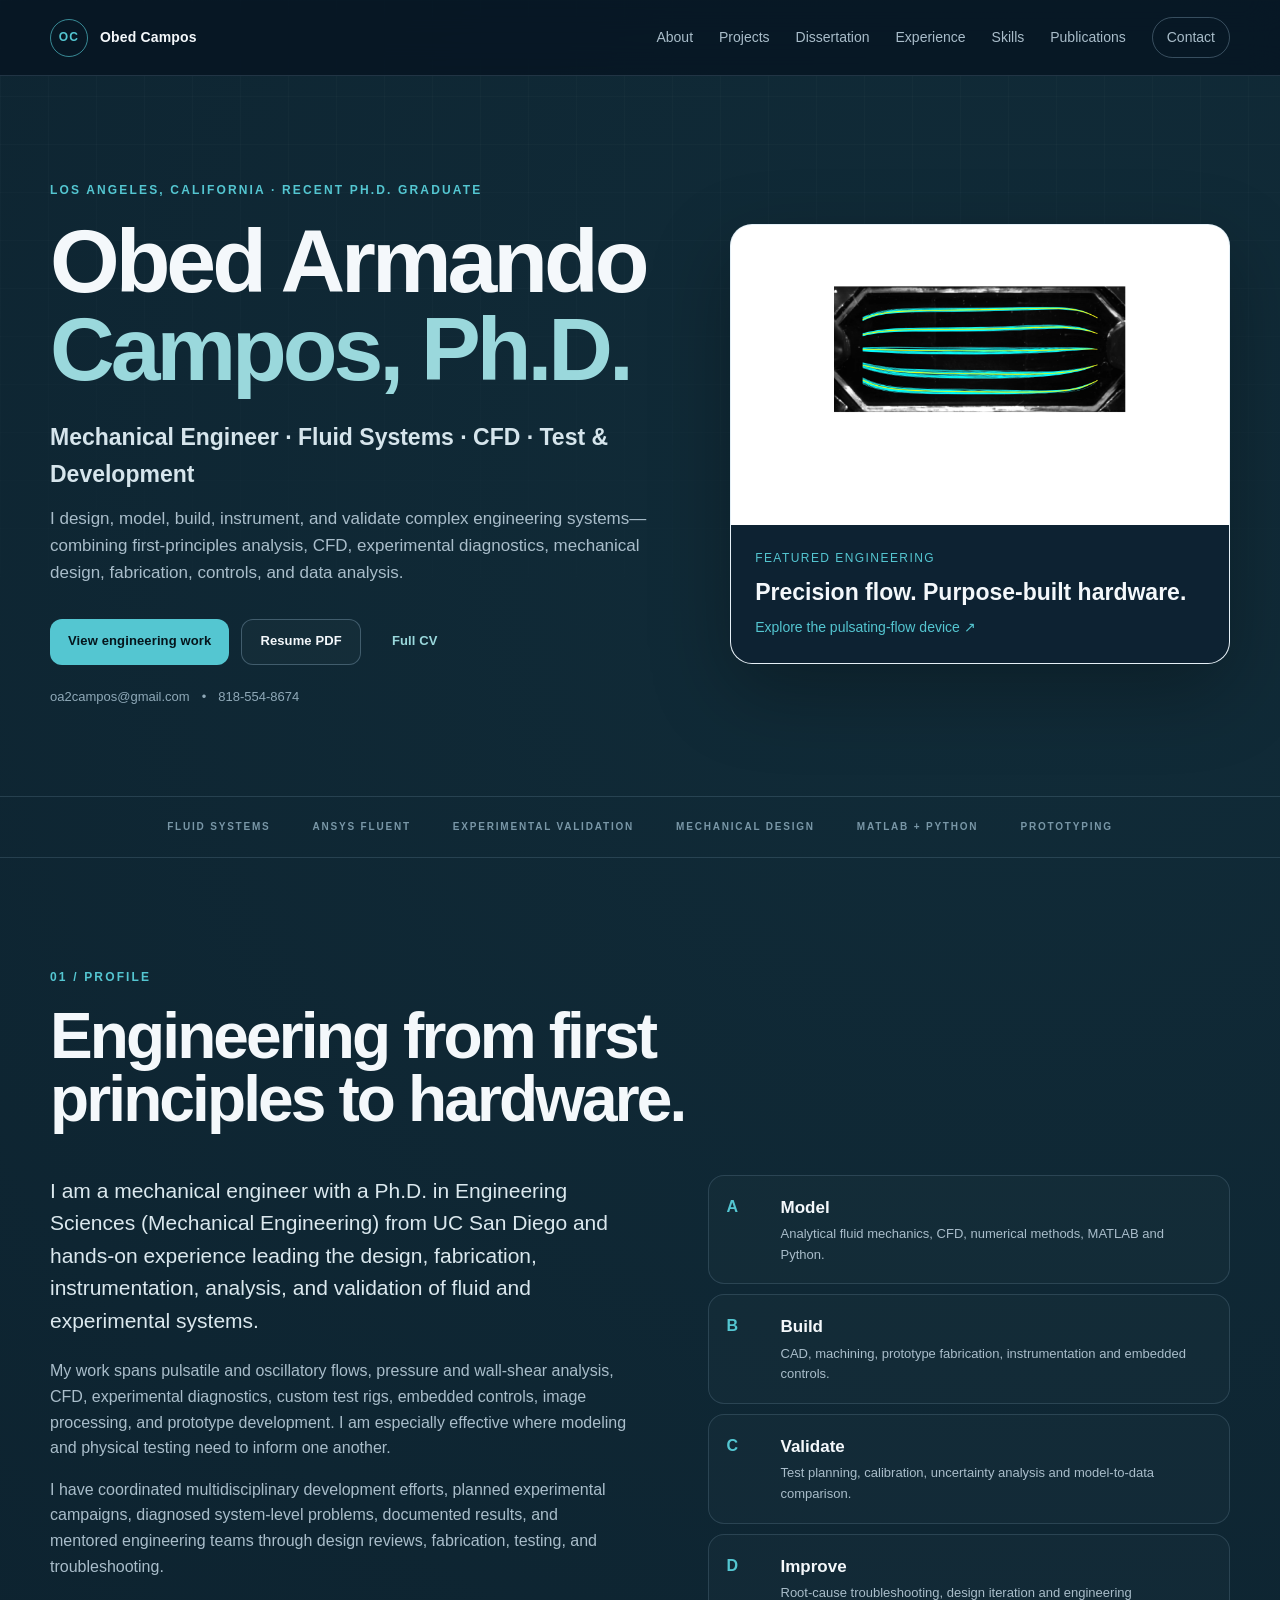
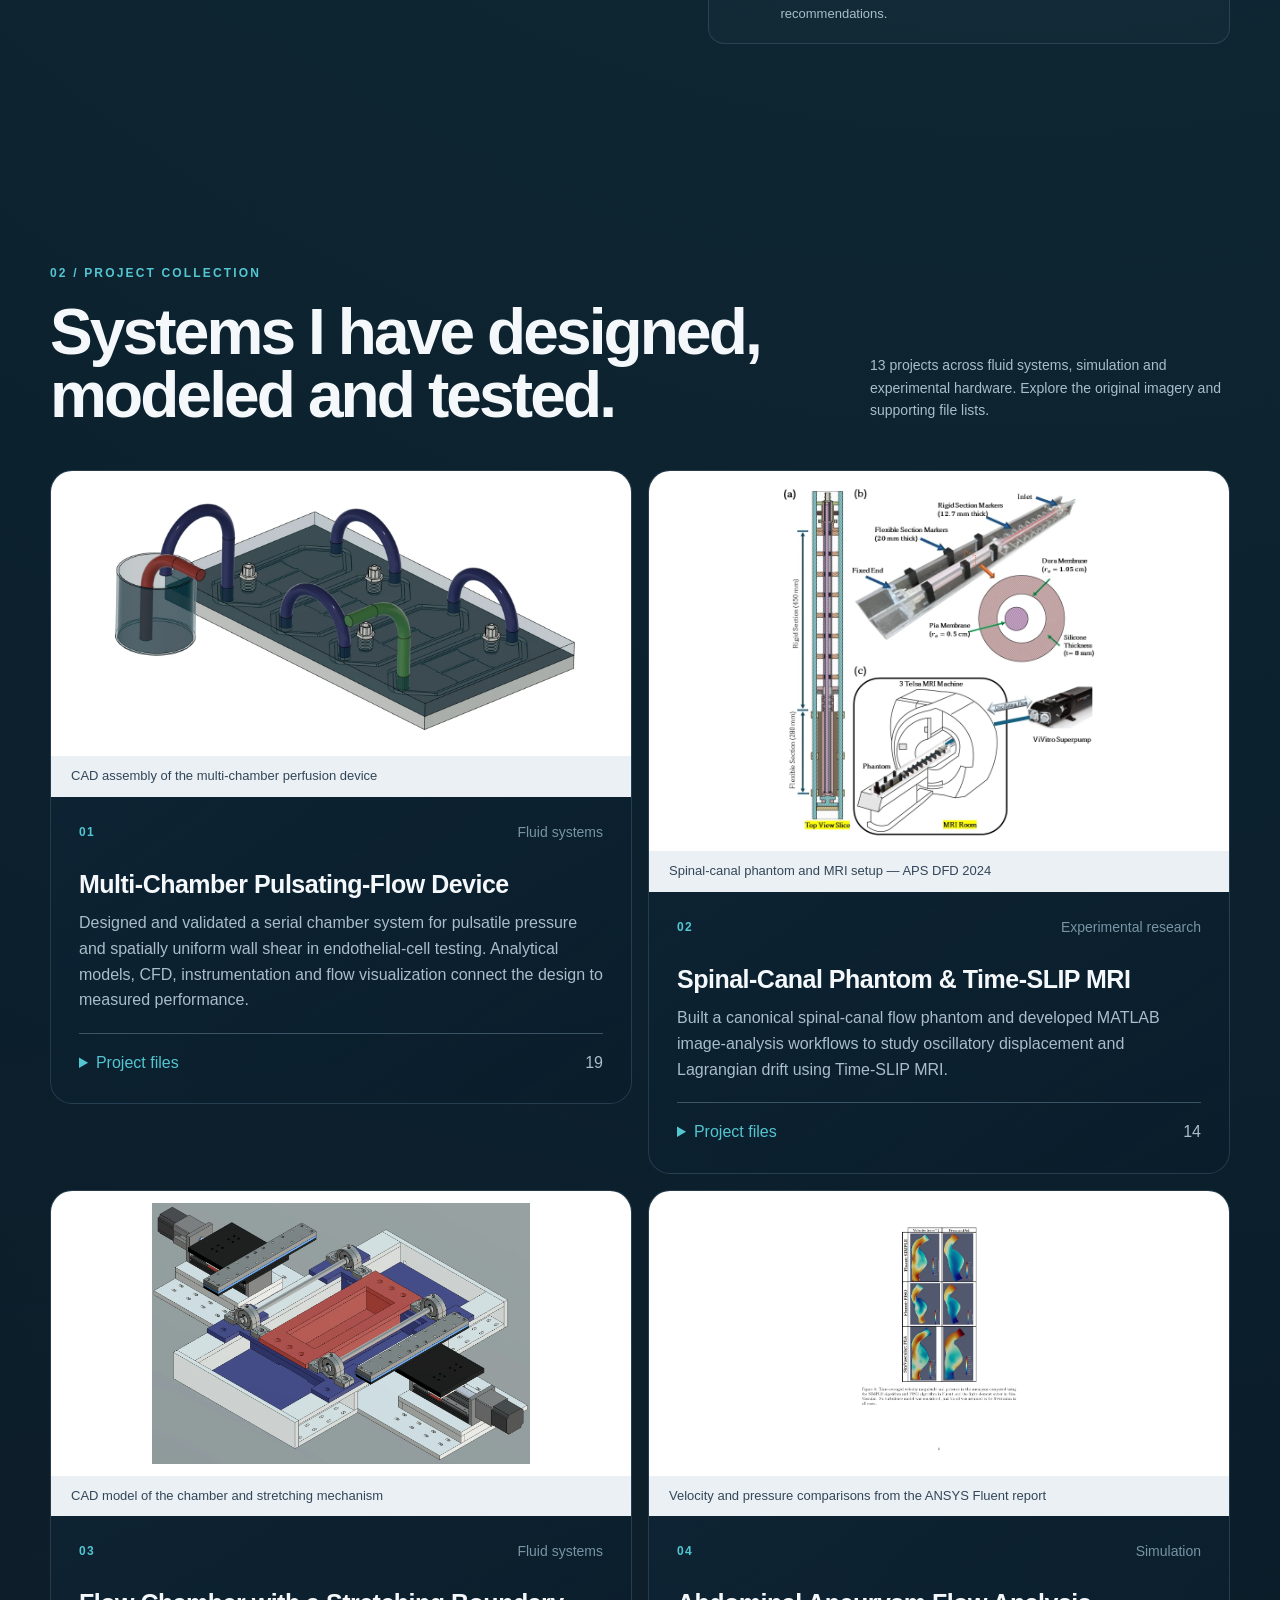
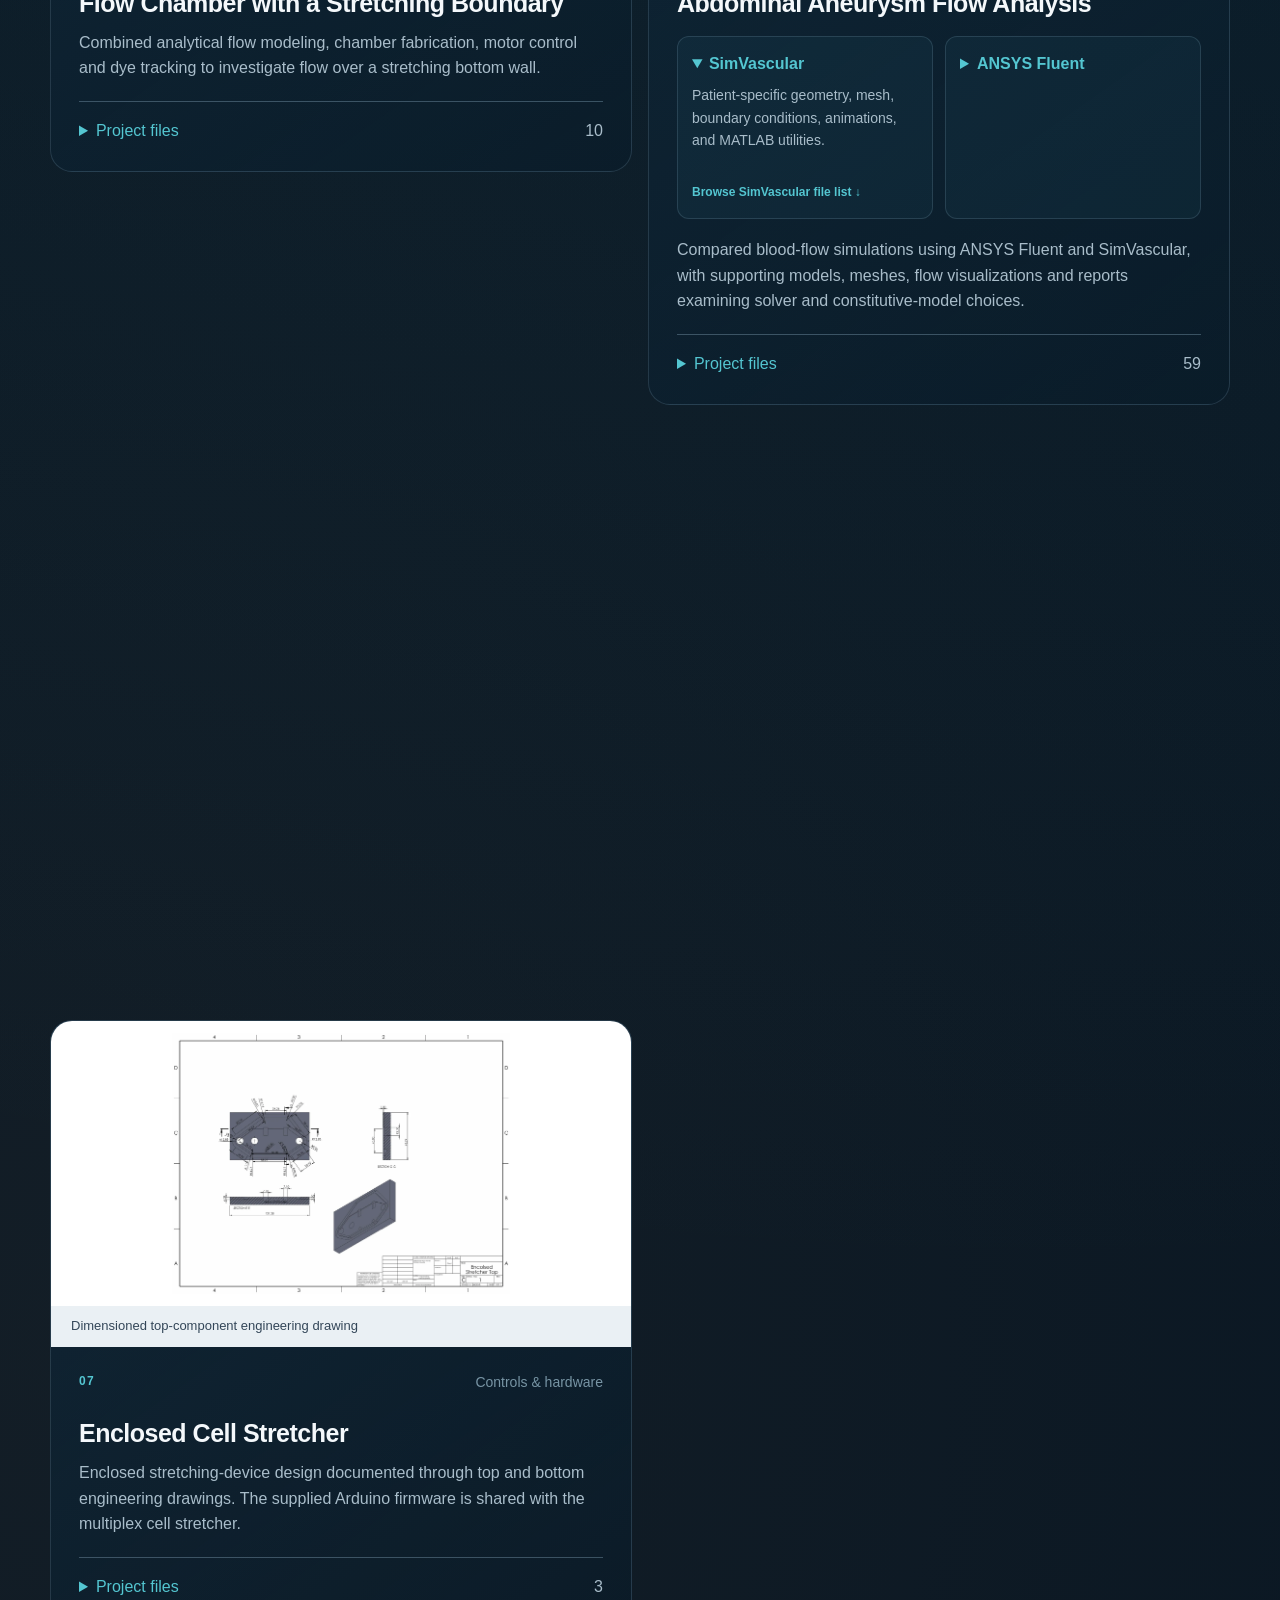
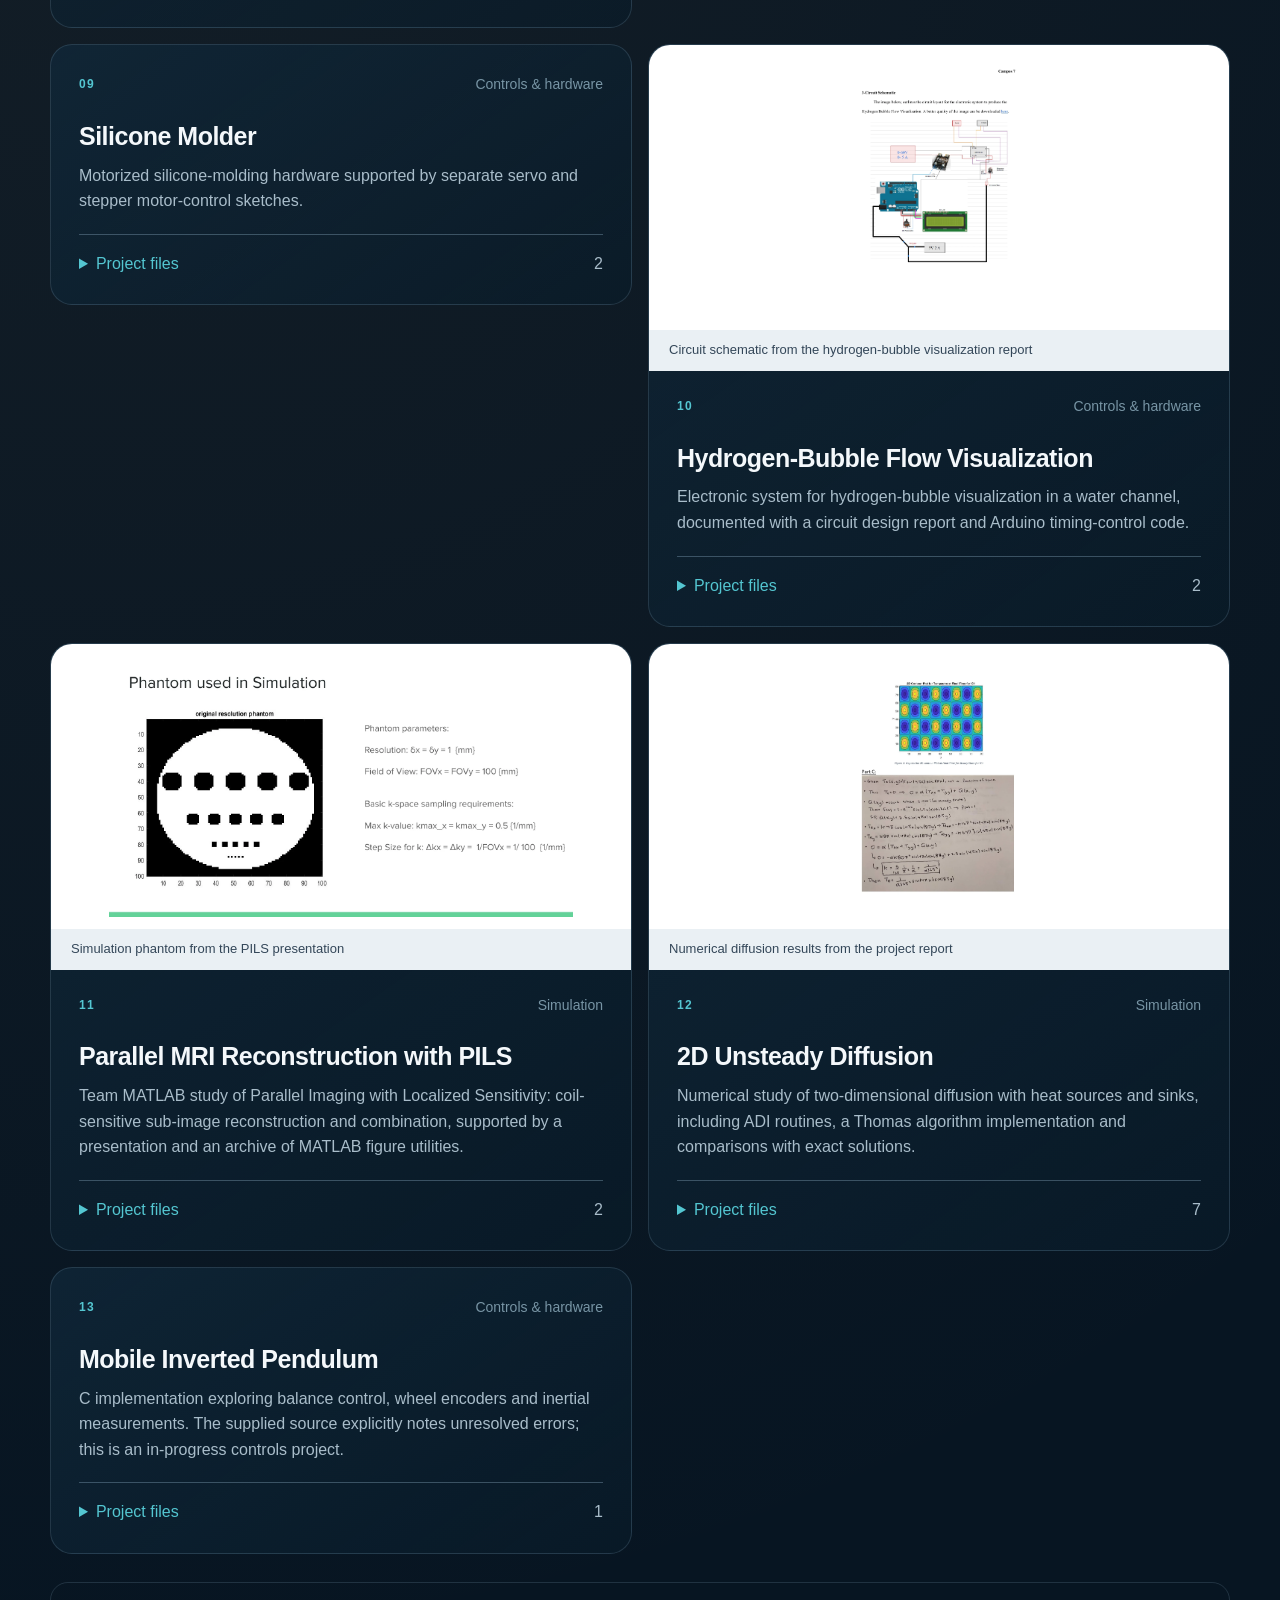
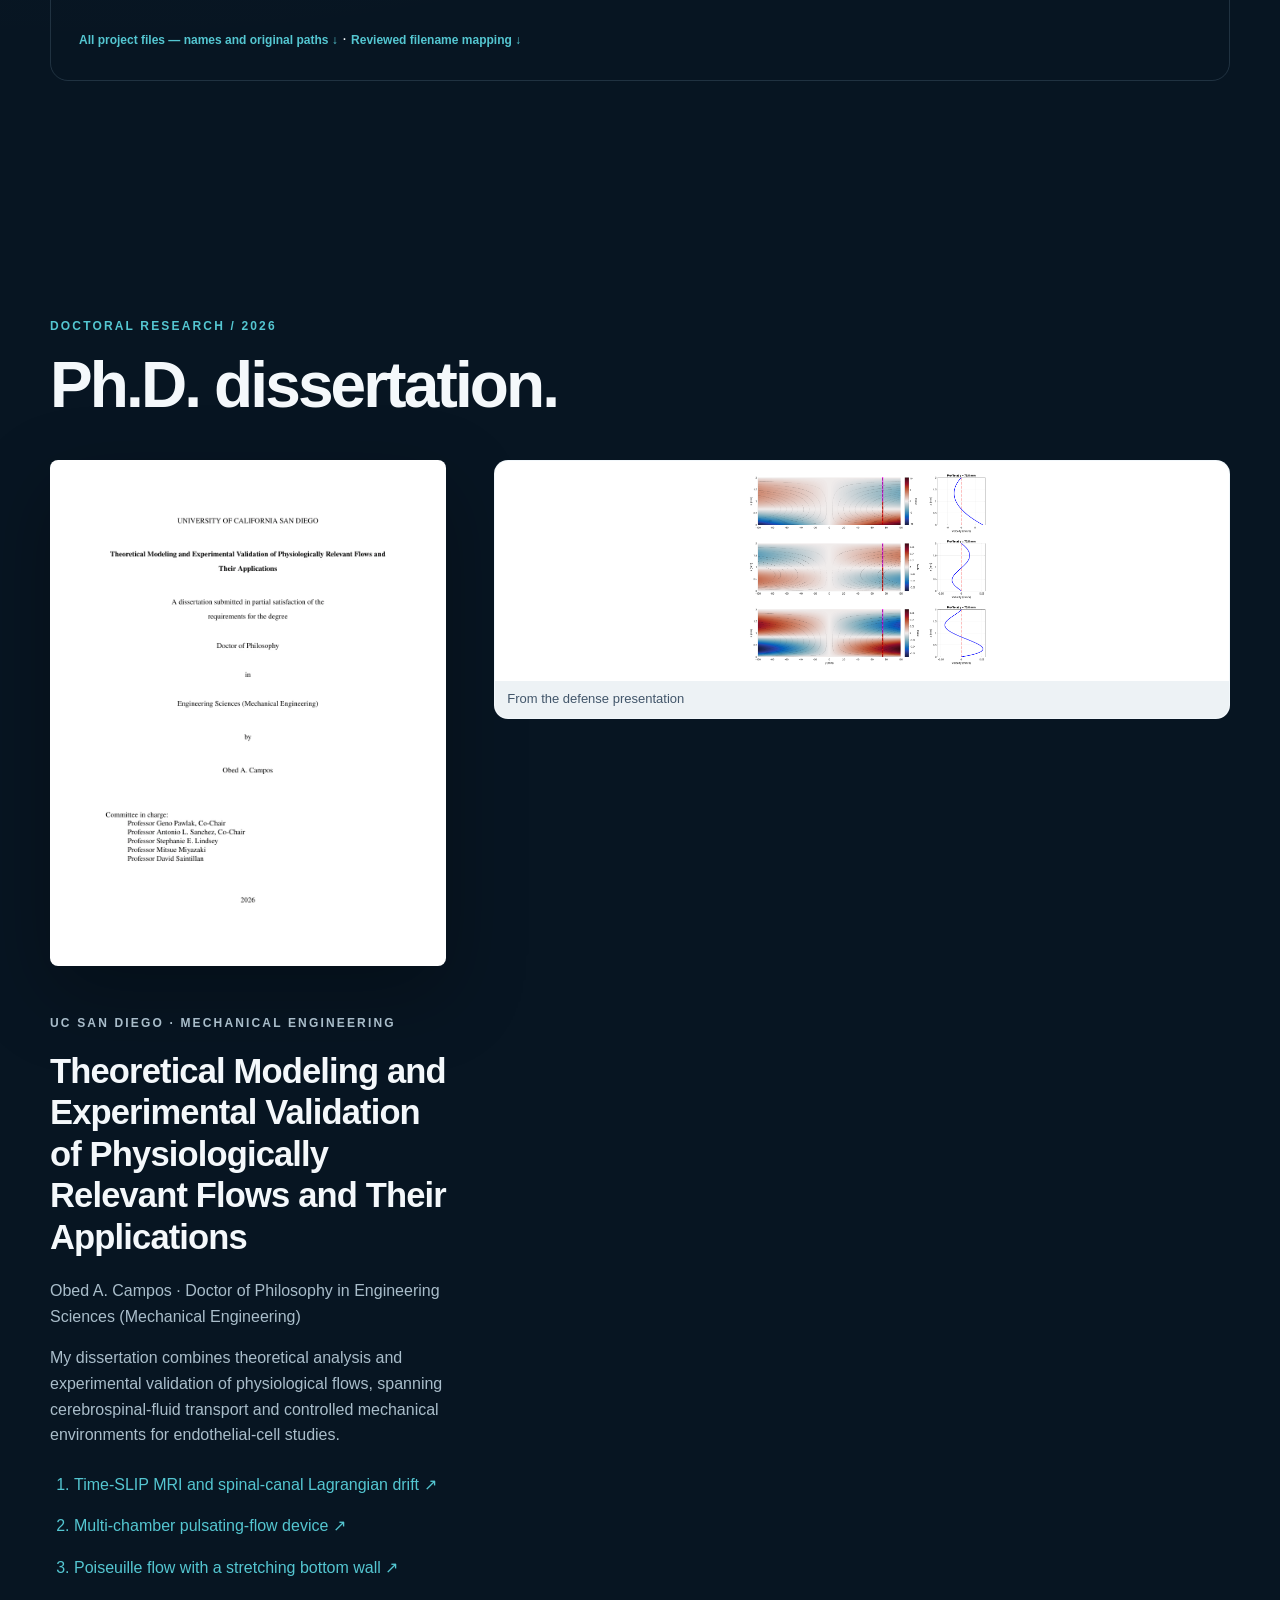
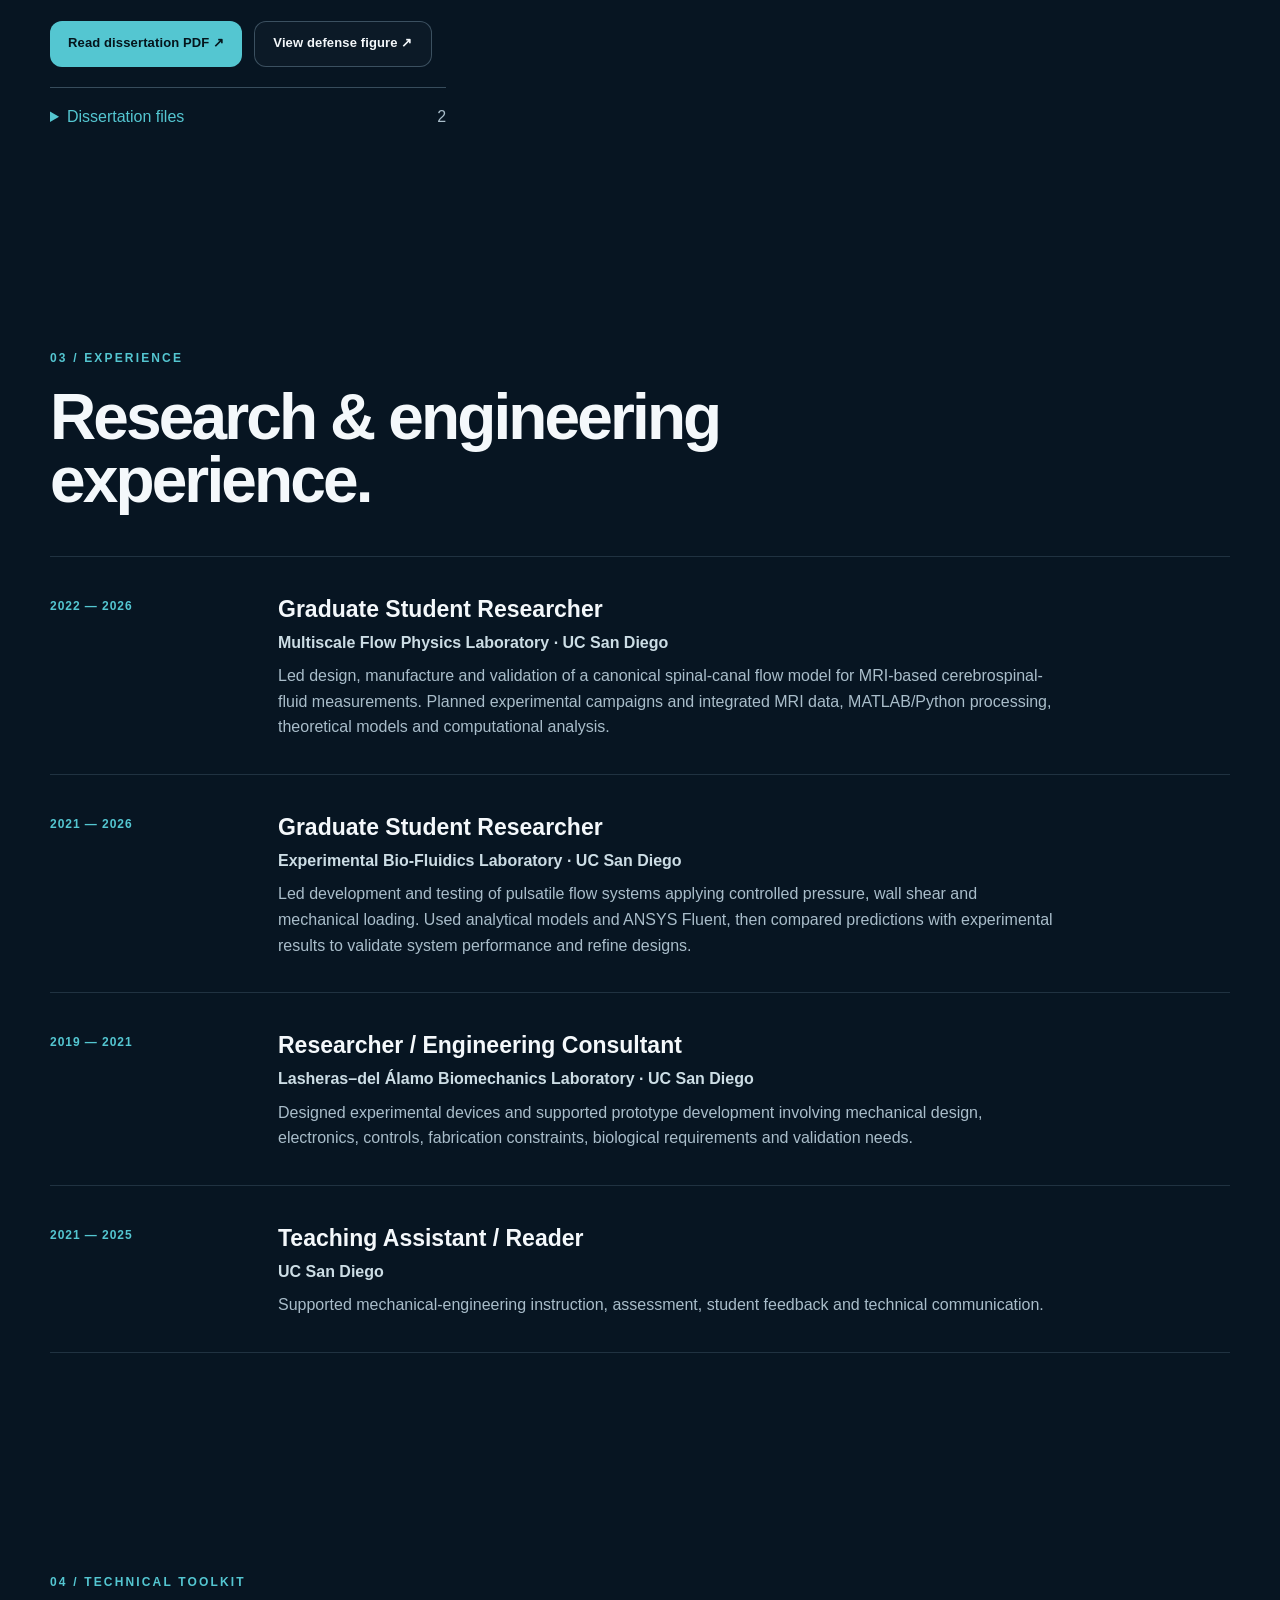
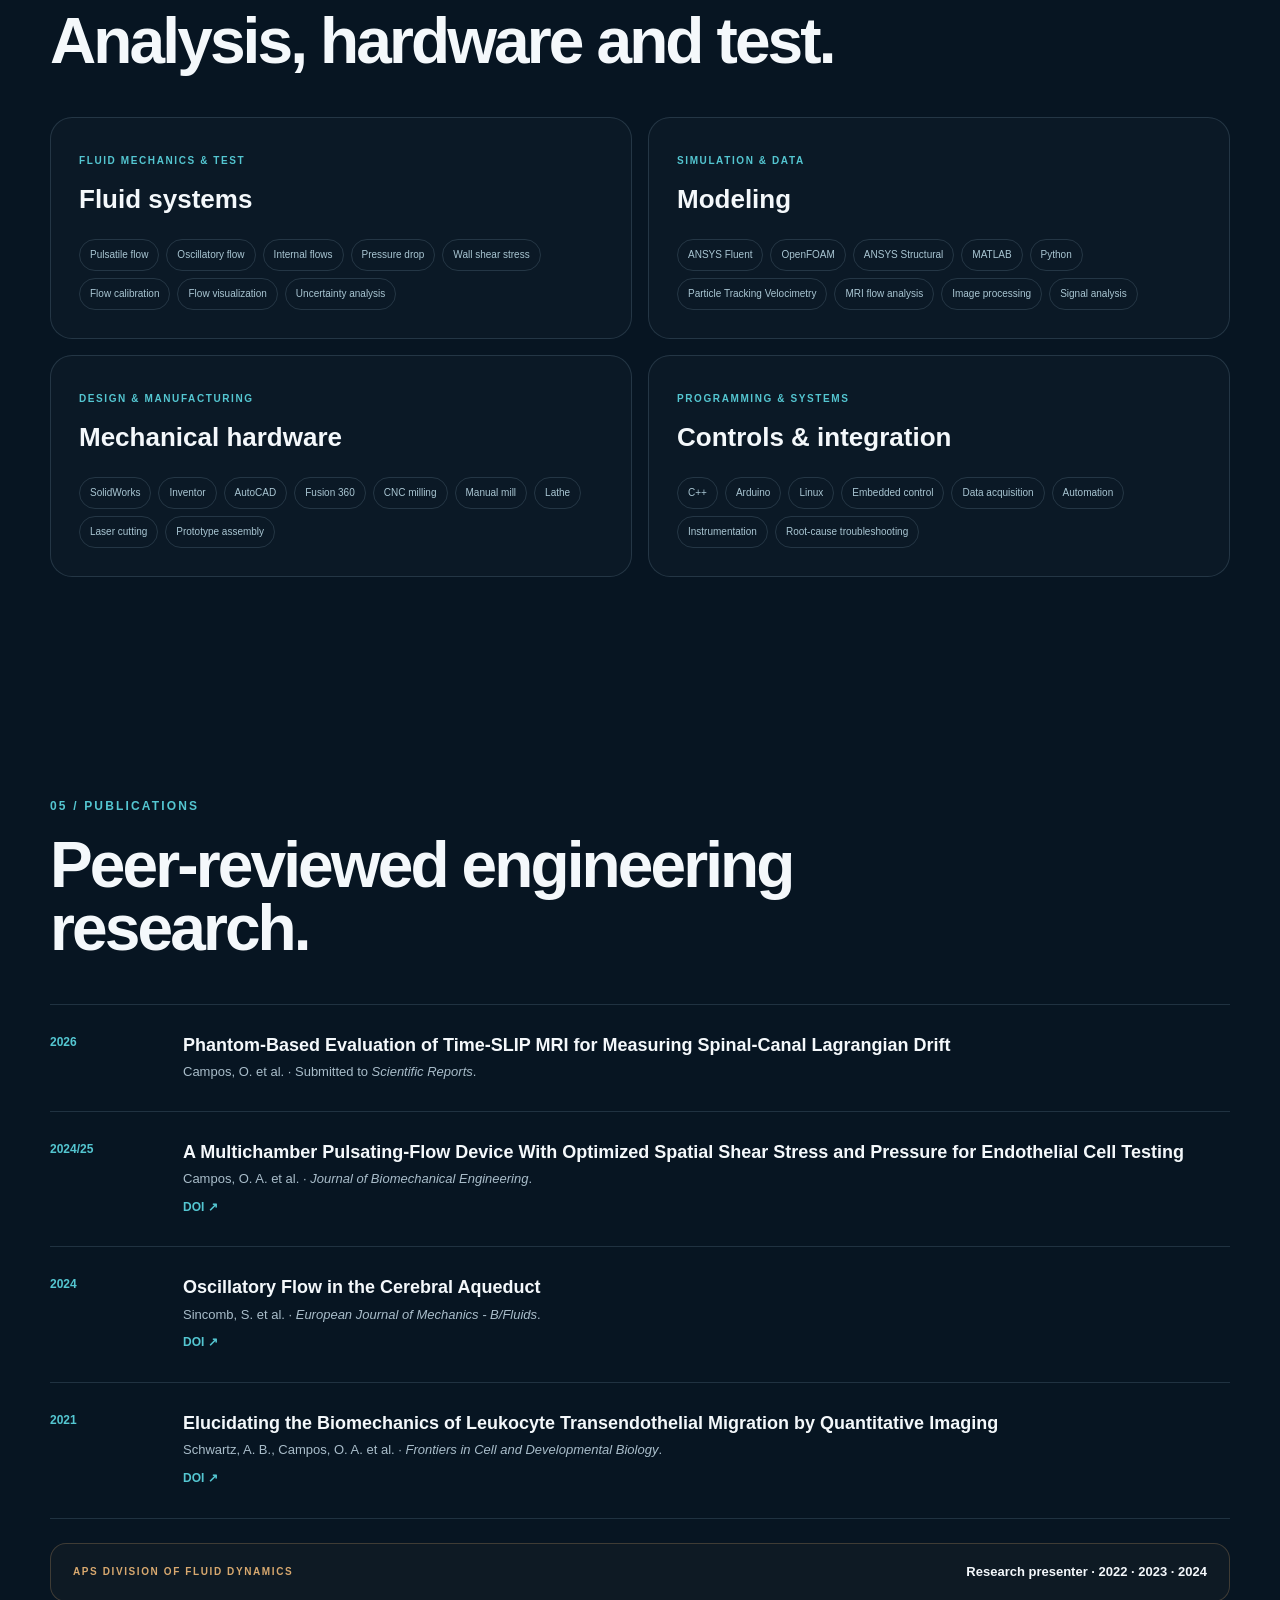
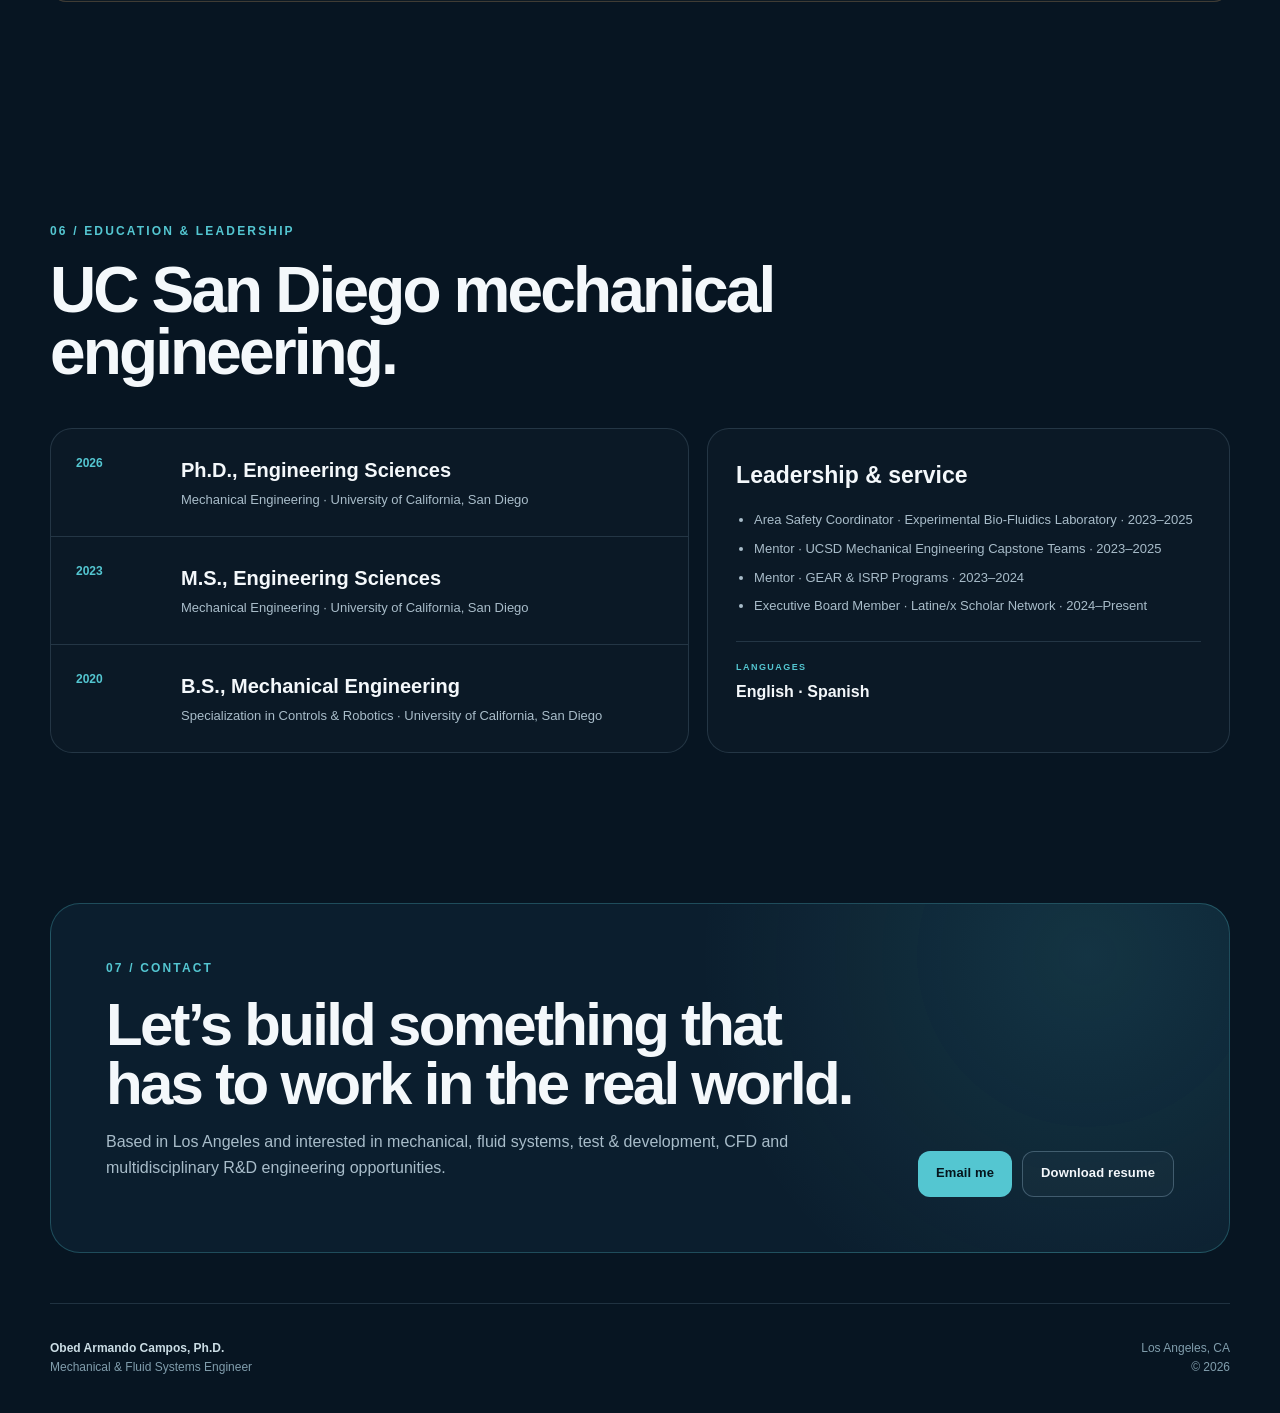
<file: index.html>
<!doctype html>
<html lang="en">
<head>
  <meta charset="utf-8" />
  <meta name="viewport" content="width=device-width, initial-scale=1" />
  <meta name="description" content="Obed Armando Campos, Ph.D. — mechanical engineer specializing in fluid systems, CFD, experimental validation, mechanical design, and test & development." />
  <meta name="theme-color" content="#071522" />
  <title>Obed Campos, Ph.D. | Mechanical & Fluid Systems Engineer</title>
  <link rel="icon" href="assets/favicon.svg" type="image/svg+xml" />
  <link rel="stylesheet" href="styles.css" />
</head>
<body>
  <div class="page-grid" aria-hidden="true"></div>

  <header class="site-header">
    <a class="brand" href="#top" aria-label="Back to top">
      <span class="brand-mark">OC</span>
      <span class="brand-name">Obed Campos</span>
    </a>
    <button class="nav-toggle" aria-label="Open navigation" aria-expanded="false">
      <span></span><span></span><span></span>
    </button>
    <nav class="nav" aria-label="Main navigation">
      <a href="#about">About</a>
      <a href="#projects">Projects</a>
      <a href="#dissertation">Dissertation</a>
      <a href="#experience">Experience</a>
      <a href="#skills">Skills</a>
      <a href="#publications">Publications</a>
      <a href="#contact" class="nav-cta">Contact</a>
    </nav>
  </header>

  <main id="top">
    <section class="hero section-shell">
      <div class="hero-copy">
        <p class="eyebrow">LOS ANGELES, CALIFORNIA · RECENT PH.D. GRADUATE</p>
        <h1>Obed Armando<br><span>Campos, Ph.D.</span></h1>
        <p class="hero-title">Mechanical Engineer · Fluid Systems · CFD · Test & Development</p>
        <p class="hero-summary">
          I design, model, build, instrument, and validate complex engineering systems—combining
          first-principles analysis, CFD, experimental diagnostics, mechanical design, fabrication,
          controls, and data analysis.
        </p>
        <div class="hero-actions">
          <a class="button primary" href="#projects">View engineering work</a>
          <a class="button secondary" href="assets/Obed_Campos_Resume.pdf" target="_blank" rel="noopener">Resume PDF</a>
          <a class="button ghost" href="assets/Obed_Campos_CV.pdf" target="_blank" rel="noopener">Full CV</a>
        </div>
        <div class="hero-meta">
          <a href="mailto:oa2campos@gmail.com">oa2campos@gmail.com</a>
          <span aria-hidden="true">•</span>
          <a href="tel:+18185548674">818-554-8674</a>
        </div>
      </div>

      <figure class="hero-project"><img src="assets/projects/flow-visualization.webp" alt="Dye streaklines through the perfusion chamber"><figcaption><span>FEATURED ENGINEERING</span><strong>Precision flow. Purpose-built hardware.</strong><a href="#pulsating-flow">Explore the pulsating-flow device ↗</a></figcaption></figure>
    </section>

    <section class="signal-strip" aria-label="Core disciplines">
      <div>FLUID SYSTEMS</div>
      <div>ANSYS FLUENT</div>
      <div>EXPERIMENTAL VALIDATION</div>
      <div>MECHANICAL DESIGN</div>
      <div>MATLAB + PYTHON</div>
      <div>PROTOTYPING</div>
    </section>

    <section id="about" class="section-shell section">
      <div class="section-heading">
        <p class="eyebrow">01 / PROFILE</p>
        <h2>Engineering from first principles to hardware.</h2>
      </div>
      <div class="about-grid">
        <div class="about-copy">
          <p class="lead">
            I am a mechanical engineer with a Ph.D. in Engineering Sciences (Mechanical Engineering)
            from UC San Diego and hands-on experience leading the design, fabrication, instrumentation,
            analysis, and validation of fluid and experimental systems.
          </p>
          <p>
            My work spans pulsatile and oscillatory flows, pressure and wall-shear analysis, CFD,
            experimental diagnostics, custom test rigs, embedded controls, image processing, and
            prototype development. I am especially effective where modeling and physical testing need
            to inform one another.
          </p>
          <p>
            I have coordinated multidisciplinary development efforts, planned experimental campaigns,
            diagnosed system-level problems, documented results, and mentored engineering teams through
            design reviews, fabrication, testing, and troubleshooting.
          </p>
        </div>
        <div class="capability-stack">
          <article>
            <span class="cap-num">A</span>
            <div>
              <h3>Model</h3>
              <p>Analytical fluid mechanics, CFD, numerical methods, MATLAB and Python.</p>
            </div>
          </article>
          <article>
            <span class="cap-num">B</span>
            <div>
              <h3>Build</h3>
              <p>CAD, machining, prototype fabrication, instrumentation and embedded controls.</p>
            </div>
          </article>
          <article>
            <span class="cap-num">C</span>
            <div>
              <h3>Validate</h3>
              <p>Test planning, calibration, uncertainty analysis and model-to-data comparison.</p>
            </div>
          </article>
          <article>
            <span class="cap-num">D</span>
            <div>
              <h3>Improve</h3>
              <p>Root-cause troubleshooting, design iteration and engineering recommendations.</p>
            </div>
          </article>
        </div>
      </div>
    </section>

    <section id="projects" class="section-shell section">
      <div class="section-heading split-heading">
        <div>
          <p class="eyebrow">02 / PROJECT COLLECTION</p>
          <h2>Systems I have designed, modeled and tested.</h2>
        </div>
        <p class="section-note">13 projects across fluid systems, simulation and experimental hardware. Explore the original imagery and supporting file lists.</p>
      </div>

      <div class="projects-grid"><article class="project-card" id="pulsating-flow"><figure class="project-figure"><a href="assets/projects/pulsating-flow.webp" target="_blank" rel="noopener" aria-label="Enlarge: CAD assembly of the multi-chamber perfusion device"><img src="assets/projects/pulsating-flow.webp" alt="CAD assembly of the multi-chamber perfusion device" loading="lazy" width="1400" height="728"></a><figcaption>CAD assembly of the multi-chamber perfusion device</figcaption></figure><div class="project-topline"><span class="project-index">01</span><span class="project-years">Fluid systems</span></div><h3>Multi-Chamber Pulsating-Flow Device</h3><p>Designed and validated a serial chamber system for pulsatile pressure and spatially uniform wall shear in endothelial-cell testing. Analytical models, CFD, instrumentation and flow visualization connect the design to measured performance.</p><details class="project-files"><summary>Project files <span>19</span></summary><ul><li title="Original: A Multichamber Pulsating-Flow Device With Optimized Spatial Shear Stress and Pressure for Endothelial Cell Testing/Arudion_Pressure_Reader.m">Four_Channel_Pressure_Data_Analysis.m</li><li title="Original: A Multichamber Pulsating-Flow Device With Optimized Spatial Shear Stress and Pressure for Endothelial Cell Testing/Paper.pdf">Multichamber_Pulsating_Flow_Device_Publication.pdf</li><li title="Original: A Multichamber Pulsating-Flow Device With Optimized Spatial Shear Stress and Pressure for Endothelial Cell Testing/Plotting_Theory_Dim_Mag_CS_Paper.m">Pulsatile_Flow_Fourier_Model_and_Paper_Figures.m</li><li title="Original: A Multichamber Pulsating-Flow Device With Optimized Spatial Shear Stress and Pressure for Endothelial Cell Testing/PumpData/PumpData-DRACO.ino">Pump_Signal_Data_Logger_DRACO.ino</li><li title="Original: A Multichamber Pulsating-Flow Device With Optimized Spatial Shear Stress and Pressure for Endothelial Cell Testing/PumpData/PumpData.ino">Pump_Signal_Data_Logger.ino</li><li title="Original: A Multichamber Pulsating-Flow Device With Optimized Spatial Shear Stress and Pressure for Endothelial Cell Testing/Quasi_Steady_Shear_Stress_V2.m">Quasi_Steady_Flow_and_Wall_Shear_Model_v2.m</li><li title="Original: A Multichamber Pulsating-Flow Device With Optimized Spatial Shear Stress and Pressure for Endothelial Cell Testing/Sensors Codes/Arduino Code/PHC/PHC.ino">Dual_Channel_Pressure_Logger.ino</li><li title="Original: A Multichamber Pulsating-Flow Device With Optimized Spatial Shear Stress and Pressure for Endothelial Cell Testing/Sensors Codes/Matlab Code/CaliPS.m">Pressure_Sensor_Calibration_Windowed_Samples.m</li><li title="Original: A Multichamber Pulsating-Flow Device With Optimized Spatial Shear Stress and Pressure for Endothelial Cell Testing/Sensors Codes/Matlab Code/HISTO.mlx">All_Pressure_Sensor_Histograms.mlx</li><li title="Original: A Multichamber Pulsating-Flow Device With Optimized Spatial Shear Stress and Pressure for Endothelial Cell Testing/Sensors Codes/Matlab Code/HistoPs.mlx">Single_Pressure_Sensor_Histogram_Fit.mlx</li><li title="Original: A Multichamber Pulsating-Flow Device With Optimized Spatial Shear Stress and Pressure for Endothelial Cell Testing/Sensors Codes/Matlab Code/MaxMinPs.mlx">Pressure_Sensor_ADC_Range_Analysis.mlx</li><li title="Original: A Multichamber Pulsating-Flow Device With Optimized Spatial Shear Stress and Pressure for Endothelial Cell Testing/Sensors Codes/Matlab Code/MeasuredGaugePressure.mlx">Hydrostatic_Pressure_Calibration_Workflow.mlx</li><li title="Original: A Multichamber Pulsating-Flow Device With Optimized Spatial Shear Stress and Pressure for Endothelial Cell Testing/Sensors Codes/Matlab Code/P.m">Pressure_Time_Series_Plot.m</li><li title="Original: A Multichamber Pulsating-Flow Device With Optimized Spatial Shear Stress and Pressure for Endothelial Cell Testing/Sensors Codes/Matlab Code/PHmat.mlx">Atmospheric_Pressure_Sensor_Check.mlx</li><li title="Original: A Multichamber Pulsating-Flow Device With Optimized Spatial Shear Stress and Pressure for Endothelial Cell Testing/Sensors Codes/Matlab Code/PressureSingleFile.mlx">Single_Run_Pressure_and_Voltage_Analysis.mlx</li><li title="Original: A Multichamber Pulsating-Flow Device With Optimized Spatial Shear Stress and Pressure for Endothelial Cell Testing/Sensors Codes/Matlab Code/PumpStuff.mlx">Pump_Position_and_Flow_Signal_Plots.mlx</li><li title="Original: A Multichamber Pulsating-Flow Device With Optimized Spatial Shear Stress and Pressure for Endothelial Cell Testing/Sensors Codes/Matlab Code/STPS.m">Pressure_Data_Sampling_Statistics.m</li><li title="Original: A Multichamber Pulsating-Flow Device With Optimized Spatial Shear Stress and Pressure for Endothelial Cell Testing/Sensors Codes/Matlab Code/calibrationPa.mlx">Pressure_Sensor_Calibration_All_Samples.mlx</li><li title="Original: APS DFD 2023/APS DFD 2023 Obed Campos.pptx">APS_DFD_2023_Pulsatile_Perfusion_Chamber.pptx</li></ul><a class="text-link" href="inventories/pulsating-flow.csv" download>File names and original paths ↓</a></details></article><article class="project-card" id="spinal-phantom"><figure class="project-figure"><a href="assets/projects/spinal-phantom.webp" target="_blank" rel="noopener" aria-label="Enlarge: Spinal-canal phantom and MRI setup — APS DFD 2024"><img src="assets/projects/spinal-phantom.webp" alt="Spinal-canal phantom and MRI setup — APS DFD 2024" loading="lazy" width="698" height="798"></a><figcaption>Spinal-canal phantom and MRI setup — APS DFD 2024</figcaption></figure><div class="project-topline"><span class="project-index">02</span><span class="project-years">Experimental research</span></div><h3>Spinal-Canal Phantom & Time-SLIP MRI</h3><p>Built a canonical spinal-canal flow phantom and developed MATLAB image-analysis workflows to study oscillatory displacement and Lagrangian drift using Time-SLIP MRI.</p><details class="project-files"><summary>Project files <span>14</span></summary><ul><li title="Original: APS DFD 2024/Obed Campos DFD 2024.pptx">APS_DFD_2024_Time_SLIP_Spinal_Canal_Drift.pptx</li><li title="Original: Spinal Canal Phantom with TSLIP Analysis /A1.mp4">Time_SLIP_Tagged_Signal_Animation_A1.mp4</li><li title="Original: Spinal Canal Phantom with TSLIP Analysis /A2.mp4">Time_SLIP_Tagged_Signal_Animation_A2.mp4</li><li title="Original: Spinal Canal Phantom with TSLIP Analysis /A_ISV15_XLpos1_F7.mp4">Time_SLIP_Analysis_ISV15_XLpos1_F7.mp4</li><li title="Original: Spinal Canal Phantom with TSLIP Analysis /A_ISV15_XLpos2_F7.mp4">Time_SLIP_Analysis_ISV15_XLpos2_F7.mp4</li><li title="Original: Spinal Canal Phantom with TSLIP Analysis /Browse_MRI_Files.m">Browse_and_Load_MRI_DICOM_Cases.m</li><li title="Original: Spinal Canal Phantom with TSLIP Analysis /GUI_VID.m">MRI_Intensity_Profile_Animation.m</li><li title="Original: Spinal Canal Phantom with TSLIP Analysis /Initial Spinal Canal Phantom (SCP).pptx">Spinal_Canal_Phantom_Initial_Design_Presentation.pptx</li><li title="Original: Spinal Canal Phantom with TSLIP Analysis /MRIViewer_v3.m">Interactive_MRI_Profile_Viewer_v3.m</li><li title="Original: Spinal Canal Phantom with TSLIP Analysis /Std_WA_ZC_NWA_A-Case_1.mp4">Time_SLIP_Signal_Estimator_Comparison_Case_1.mp4</li><li title="Original: Spinal Canal Phantom with TSLIP Analysis /Std_WA_ZC_NWA_A-Case_2.mp4">Time_SLIP_Signal_Estimator_Comparison_Case_2.mp4</li><li title="Original: Spinal Canal Phantom with TSLIP Analysis /TSLIP_Data_Analysis.pptx">Time_SLIP_MRI_Analysis_Results.pptx</li><li title="Original: Spinal Canal Phantom with TSLIP Analysis /TSLIP_Image_Analysis.m">Time_SLIP_DICOM_Processing_and_Displacement_Analysis.m</li><li title="Original: Spinal Canal Phantom with TSLIP Analysis /figures_temp.pdf">Time_SLIP_Pulse_Sequence_and_Tagged_Signal_Figures.pdf</li></ul><a class="text-link" href="inventories/spinal-phantom.csv" download>File names and original paths ↓</a></details></article><article class="project-card" id="stretching-flow"><figure class="project-figure"><a href="assets/projects/stretching-flow.webp" target="_blank" rel="noopener" aria-label="Enlarge: CAD model of the chamber and stretching mechanism"><img src="assets/projects/stretching-flow.webp" alt="CAD model of the chamber and stretching mechanism" loading="lazy" width="1400" height="967"></a><figcaption>CAD model of the chamber and stretching mechanism</figcaption></figure><div class="project-topline"><span class="project-index">03</span><span class="project-years">Fluid systems</span></div><h3>Flow Chamber with a Stretching Boundary</h3><p>Combined analytical flow modeling, chamber fabrication, motor control and dye tracking to investigate flow over a stretching bottom wall.</p><details class="project-files"><summary>Project files <span>10</span></summary><ul><li title="Original: Flow Chamber with Stretching Bottom/Blue_Dye.mov">Stretching_Chamber_Blue_Dye_Experiment.mov</li><li title="Original: Flow Chamber with Stretching Bottom/Blue_Dye_Time_Stack.png">Blue_Dye_Space_Time_Stack.png</li><li title="Original: Flow Chamber with Stretching Bottom/CellShearer_w_StretchingBottom [Autosaved].pptx">Stretching_Bottom_Flow_Chamber_Design_and_Analysis.pptx</li><li title="Original: Flow Chamber with Stretching Bottom/Red_Dye.mov">Stretching_Chamber_Red_Dye_Experiment.mov</li><li title="Original: Flow Chamber with Stretching Bottom/Stretcher_MOTORS_SINE.ino">Stretching_Chamber_Sinusoidal_Stepper_Controller.ino</li><li title="Original: Flow Chamber with Stretching Bottom/Stretching_Bottom_Flow_transverse_direction_v2.m">Stretching_Wall_Transverse_Flow_Profiles_v2.m</li><li title="Original: Flow Chamber with Stretching Bottom/Theory_Comparison.m">Stretching_Wall_Top_Bottom_ROI_Velocity_Comparison.m</li><li title="Original: Flow Chamber with Stretching Bottom/intial_dye_tracker.m">Manual_Dye_Front_Tracking_and_Velocity.m</li><li title="Original: Flow Chamber with Stretching Bottom/intial_dye_travel.png">Dye_Front_Position_vs_Time.png</li><li title="Original: Flow Chamber with Stretching Bottom/velocity_shearstress.m">Stretching_Wall_Longitudinal_Velocity_and_Shear_Stress.m</li></ul><a class="text-link" href="inventories/stretching-flow.csv" download>File names and original paths ↓</a></details></article><article class="project-card" id="aneurysm"><figure class="project-figure"><a href="assets/projects/aneurysm.webp" target="_blank" rel="noopener" aria-label="Enlarge: Velocity and pressure comparisons from the ANSYS Fluent report"><img src="assets/projects/aneurysm.webp" alt="Velocity and pressure comparisons from the ANSYS Fluent report" loading="lazy" width="1082" height="1400"></a><figcaption>Velocity and pressure comparisons from the ANSYS Fluent report</figcaption></figure><div class="project-topline"><span class="project-index">04</span><span class="project-years">Simulation</span></div><h3>Abdominal Aneurysm Flow Analysis</h3><div class="simulation-subfolders"><details open><summary>SimVascular</summary><p>Patient-specific geometry, mesh, boundary conditions, animations, and MATLAB utilities.</p><a class="text-link" href="inventories/aneurysm/SimVascular/all-files.csv" download>Browse SimVascular file list ↓</a></details><details><summary>ANSYS Fluent</summary><p>Solver comparison report covering SIMPLE, PISO, turbulence, and non-Newtonian model results.</p><a class="text-link" href="inventories/aneurysm/ANSYS/all-files.csv" download>Browse ANSYS file list ↓</a></details></div><p>Compared blood-flow simulations using ANSYS Fluent and SimVascular, with supporting models, meshes, flow visualizations and reports examining solver and constitutive-model choices.</p><details class="project-files"><summary>Project files <span>59</span></summary><ul><li title="Original: Abdominal Aneurysm Analysis/Ansys Fluent.pdf">Aneurysm_ANSYS_Fluent_Flow_Model_Comparison.pdf</li><li title="Original: Abdominal Aneurysm Analysis/Simvascular/036-039_NT010317_660.jpg">Normal_Aorta_and_Aneurysm_Comparison.jpg</li><li title="Original: Abdominal Aneurysm Analysis/Simvascular/2022-06-02 (10).png">Aneurysm_Surface_Mesh_Detail.png</li><li title="Original: Abdominal Aneurysm Analysis/Simvascular/2022-06-02 (2).png">Aorta_CT_Segmentation_View.png</li><li title="Original: Abdominal Aneurysm Analysis/Simvascular/2022-06-02 (3).png">Aorta_Model_Face_Areas.png</li><li title="Original: Abdominal Aneurysm Analysis/Simvascular/2022-06-02 (4).png">Aneurysm_Mesh_Statistics.png</li><li title="Original: Abdominal Aneurysm Analysis/Simvascular/2022-06-02 (5).png">Vessel_Wall_Deformation_Settings.png</li><li title="Original: Abdominal Aneurysm Analysis/Simvascular/2022-06-02 (6).png">Inlet_and_Outlet_RCR_Boundary_Conditions.png</li><li title="Original: Abdominal Aneurysm Analysis/Simvascular/2022-06-02 (8).png">Aneurysm_Surface_Mesh_Overview.png</li><li title="Original: Abdominal Aneurysm Analysis/Simvascular/Code Files/Capt.txt">Outlet_Compliance_Values.txt</li><li title="Original: Abdominal Aneurysm Analysis/Simvascular/Code Files/Res.txt">Outlet_Total_Resistance_Values.txt</li><li title="Original: Abdominal Aneurysm Analysis/Simvascular/Code Files/ResD.txt">Outlet_Distal_Resistance_Values.txt</li><li title="Original: Abdominal Aneurysm Analysis/Simvascular/Code Files/ResP.txt">Outlet_Proximal_Resistance_Values.txt</li><li title="Original: Abdominal Aneurysm Analysis/Simvascular/Code Files/SimVascular_SolverManual.pdf">SimVascular_Solver_Reference_Manual.pdf</li><li title="Original: Abdominal Aneurysm Analysis/Simvascular/Code Files/calc_resistances.m">Calculate_Outlet_Resistance_Boundary_Conditions.m</li><li title="Original: Abdominal Aneurysm Analysis/Simvascular/Code Files/caps.txt">Outlet_Cross_Sectional_Areas.txt</li><li title="Original: Abdominal Aneurysm Analysis/Simvascular/Code Files/creatfiles.m">Export_Outlet_Compliance_Table.m</li><li title="Original: Abdominal Aneurysm Analysis/Simvascular/Code Files/finding_R_p_and_d.m">Calculate_Proximal_Distal_Resistance_and_Compliance.m</li><li title="Original: Abdominal Aneurysm Analysis/Simvascular/Code Files/mean.m">Calculate_Mean_Inflow_and_Arterial_Pressure.m</li><li title="Original: Abdominal Aneurysm Analysis/Simvascular/Displacement.avi">Aneurysm_Wall_Displacement.avi</li><li title="Original: Abdominal Aneurysm Analysis/Simvascular/LamPisoVel.avi">Aneurysm_Laminar_PISO_Velocity.avi</li><li title="Original: Abdominal Aneurysm Analysis/Simvascular/LamPisoVort.avi">Aneurysm_Laminar_PISO_Vorticity.avi</li><li title="Original: Abdominal Aneurysm Analysis/Simvascular/LamSimVel.avi">Aneurysm_Laminar_SIMPLE_Velocity.avi</li><li title="Original: Abdominal Aneurysm Analysis/Simvascular/LamSimVelCarraeu.avi">Aneurysm_Laminar_SIMPLE_Carreau_Velocity.avi</li><li title="Original: Abdominal Aneurysm Analysis/Simvascular/LamSimVelNNPL.avi">Aneurysm_Laminar_SIMPLE_Power_Law_Velocity.avi</li><li title="Original: Abdominal Aneurysm Analysis/Simvascular/LamSimVort.avi">Aneurysm_Laminar_SIMPLE_Vorticity.avi</li><li title="Original: Abdominal Aneurysm Analysis/Simvascular/LamSimVortCarreau.avi">Aneurysm_Laminar_SIMPLE_Carreau_Vorticity.avi</li><li title="Original: Abdominal Aneurysm Analysis/Simvascular/LamSimVortNNPL.avi">Aneurysm_Laminar_SIMPLE_Power_Law_Vorticity.avi</li><li title="Original: Abdominal Aneurysm Analysis/Simvascular/Patient_1/README.txt">OSMSC0138_Model_Source_Notes.txt</li><li title="Original: Abdominal Aneurysm Analysis/Simvascular/Patient_1/Wave Forms/OSMSC0138_InflowWaveform.png">OSMSC0138_Inflow_Waveform.png</li><li title="Original: Abdominal Aneurysm Analysis/Simvascular/Picture1.png">Aneurysm_Pressure_Time_Series.png</li><li title="Original: Abdominal Aneurysm Analysis/Simvascular/Picture2.png">Aneurysm_Flow_Rate_Time_Series.png</li><li title="Original: Abdominal Aneurysm Analysis/Simvascular/Pressure.avi">Aneurysm_Pressure_Animation.avi</li><li title="Original: Abdominal Aneurysm Analysis/Simvascular/R.png">Aortic_Aneurysm_Reference_Illustration.png</li><li title="Original: Abdominal Aneurysm Analysis/Simvascular/SimVel.avi">Aneurysm_Velocity_Section_Animation.avi</li><li title="Original: Abdominal Aneurysm Analysis/Simvascular/TurbSimIntRealKE.avi">Aneurysm_Realizable_k_epsilon_Turbulence_Intensity.avi</li><li title="Original: Abdominal Aneurysm Analysis/Simvascular/TurbSimIntSSTKO.avi">Aneurysm_SST_k_omega_Turbulence_Intensity.avi</li><li title="Original: Abdominal Aneurysm Analysis/Simvascular/TurbSimVelRealKE.avi">Aneurysm_Realizable_k_epsilon_Velocity.avi</li><li title="Original: Abdominal Aneurysm Analysis/Simvascular/TurbSimVelSSTKO.avi">Aneurysm_SST_k_omega_Velocity.avi</li><li title="Original: Abdominal Aneurysm Analysis/Simvascular/TurbSimVortRealKE.avi">Aneurysm_Realizable_k_epsilon_Vorticity.avi</li><li title="Original: Abdominal Aneurysm Analysis/Simvascular/TurbSimVortSSTKO.avi">Aneurysm_SST_k_omega_Vorticity.avi</li><li title="Original: Abdominal Aneurysm Analysis/Simvascular/Velocity.avi">Aneurysm_Velocity_Animation.avi</li><li title="Original: Abdominal Aneurysm Analysis/Simvascular/WSS.avi">Aneurysm_Wall_Shear_Stress_Animation.avi</li><li title="Original: Abdominal Aneurysm Analysis/Simvascular/dw/AAA.jpg">Abdominal_Aortic_Aneurysm_Location_Illustration.jpg</li><li title="Original: Abdominal Aneurysm Analysis/Simvascular/dw/Obed_Report_Midterm.pdf">Aneurysm_Cardiovascular_Fluid_Mechanics_Midterm_Report.pdf</li><li title="Original: Abdominal Aneurysm Analysis/Simvascular/dw/R.jpg">Blood_Vessel_Reference_Illustration.jpg</li><li title="Original: Abdominal Aneurysm Analysis/Simvascular/dw/Screen-Shot-2020-01-09-at-5.38.00-PM (1).webp">Aortic_Aneurysm_Reference_Illustration_Web.webp</li><li title="Original: Abdominal Aneurysm Analysis/Simvascular/dw/aneurysm.jpg">Abdominal_Aorta_Anatomical_Reference.jpg</li><li title="Original: Abdominal Aneurysm Analysis/Simvascular/normally pic.png">Aneurysm_Vessel_Geometry.png</li><li title="Original: Abdominal Aneurysm Analysis/Simvascular/slicr.avi">Aneurysm_Cross_Section_Scalar_Animation.avi</li><li title="Original: Abdominal Aneurysm Analysis/Simvascular/sss.avi">Aneurysm_Wall_Scalar_Animation.avi</li><li title="Original: Abdominal Aneurysm Analysis/Simvascular/surface mesh Jacobian O1.png">Aneurysm_Surface_Mesh_Jacobian.png</li><li title="Original: Abdominal Aneurysm Analysis/Simvascular/velocity of walls and outlet.avi">Aneurysm_Wall_and_Outlet_Velocity.avi</li><li title="Original: Abdominal Aneurysm Analysis/Simvascular/wall property in Y.png">Vessel_Wall_Property_Y_Component.png</li><li title="Original: Abdominal Aneurysm Analysis/Simvascular/wall property in x.png">Vessel_Wall_Property_X_Component.png</li><li title="Original: Abdominal Aneurysm Analysis/Simvascular/wall property mag.png">Vessel_Wall_Property_Magnitude.png</li><li title="Original: Abdominal Aneurysm Analysis/Simvascular/wss_slice.avi">Aneurysm_Wall_Shear_Stress_Section.avi</li><li title="Original: Abdominal Aneurysm Analysis/Simvascular.pdf">Aneurysm_SimVascular_Patient_Specific_Modeling_Report.pdf</li><li title="Original: Abdominal Aneurysm Analysis/Stability of Blood Flow in an Idealized Model Aneurysm.pdf">Idealized_Aneurysm_Blood_Flow_Stability_Report.pdf</li></ul><a class="text-link" href="inventories/aneurysm.csv" download>File names and original paths ↓</a></details></article><article class="project-card" id="vehicle"><figure class="project-figure"><a href="assets/projects/vehicle.webp" target="_blank" rel="noopener" aria-label="Enlarge: Autonomous vehicle prototype with onboard electronics"><img src="assets/projects/vehicle.webp" alt="Autonomous vehicle prototype with onboard electronics" loading="lazy" width="1400" height="1050"></a><figcaption>Autonomous vehicle prototype with onboard electronics</figcaption></figure><div class="project-topline"><span class="project-index">05</span><span class="project-years">Controls & hardware</span></div><h3>Autonomous Vehicle with Infrared Sensing</h3><p>Team project integrating two infrared proximity sensors, an Arduino Mega and a Jetson Nano to slow or stop a vehicle as obstacles approach.</p><details class="project-files"><summary>Project files <span>2</span></summary><ul><li title="Original: Autonomous Vehicle with Infrared Sensor/Circuit.pdf">Autonomous_Vehicle_Electrical_Schematic.pdf</li><li title="Original: Autonomous Vehicle with Infrared Sensor/Final Presentation V2.pptx">Autonomous_Vehicle_Infrared_Collision_Avoidance_Presentation_v2.pptx</li></ul><a class="text-link" href="inventories/vehicle.csv" download>File names and original paths ↓</a></details></article><article class="project-card" id="cell-stretcher"><div class="project-topline"><span class="project-index">06</span><span class="project-years">Controls & hardware</span></div><h3>Multiplex Cell Stretcher</h3><p>Prototype for cyclic stretching of cell-culture chambers, with Arduino control firmware retained in the project archive.</p><details class="project-files"><summary>Project files <span>1</span></summary><ul><li title="Original: Cell Stretcher /Stretcher_V2.ino">Cell_Stretcher_Servo_Controller_v2.ino</li></ul><a class="text-link" href="inventories/cell-stretcher.csv" download>File names and original paths ↓</a></details></article><article class="project-card" id="enclosed-stretcher"><figure class="project-figure"><a href="assets/projects/enclosed-stretcher.webp" target="_blank" rel="noopener" aria-label="Enlarge: Dimensioned top-component engineering drawing"><img src="assets/projects/enclosed-stretcher.webp" alt="Dimensioned top-component engineering drawing" loading="lazy" width="1400" height="1082"></a><figcaption>Dimensioned top-component engineering drawing</figcaption></figure><div class="project-topline"><span class="project-index">07</span><span class="project-years">Controls & hardware</span></div><h3>Enclosed Cell Stretcher</h3><p>Enclosed stretching-device design documented through top and bottom engineering drawings. The supplied Arduino firmware is shared with the multiplex cell stretcher.</p><details class="project-files"><summary>Project files <span>3</span></summary><ul><li title="Original: Enclosed Cell Stretcher/ENCLOUSED_stretcher.ino">Cell_Stretcher_Servo_Controller_Shared_Copy.ino</li><li title="Original: Enclosed Cell Stretcher/ES Bottom.pdf">Enclosed_Cell_Stretcher_Bottom_Engineering_Drawing.pdf</li><li title="Original: Enclosed Cell Stretcher/ES Top.pdf">Enclosed_Cell_Stretcher_Top_Engineering_Drawing.pdf</li></ul><a class="text-link" href="inventories/enclosed-stretcher.csv" download>File names and original paths ↓</a></details></article><article class="project-card" id="bioreactor"><div class="project-topline"><span class="project-index">08</span><span class="project-years">Controls & hardware</span></div><h3>Bioreactor Temperature Controller</h3><p>Arduino control concept combining thermocouple readings, relay-driven heating, humidity sensing and an LCD interface. The supplied firmware is development code.</p><details class="project-files"><summary>Project files <span>1</span></summary><ul><li title="Original: Bioreactor /Bioreactor_Circuit.ino">Bioreactor_Temperature_and_Humidity_Controller.ino</li></ul><a class="text-link" href="inventories/bioreactor.csv" download>File names and original paths ↓</a></details></article><article class="project-card" id="molder"><div class="project-topline"><span class="project-index">09</span><span class="project-years">Controls & hardware</span></div><h3>Silicone Molder</h3><p>Motorized silicone-molding hardware supported by separate servo and stepper motor-control sketches.</p><details class="project-files"><summary>Project files <span>2</span></summary><ul><li title="Original: Silicone Molder/Code_Molder_Motion_Servo.ino">Silicone_Molder_Servo_Motion_Controller.ino</li><li title="Original: Silicone Molder/Code_Molder_Motion_Stepper.ino">Silicone_Molder_Stepper_Motion_Controller.ino</li></ul><a class="text-link" href="inventories/molder.csv" download>File names and original paths ↓</a></details></article><article class="project-card" id="hydrogen"><figure class="project-figure"><a href="assets/projects/hydrogen.webp" target="_blank" rel="noopener" aria-label="Enlarge: Circuit schematic from the hydrogen-bubble visualization report"><img src="assets/projects/hydrogen.webp" alt="Circuit schematic from the hydrogen-bubble visualization report" loading="lazy" width="1082" height="1400"></a><figcaption>Circuit schematic from the hydrogen-bubble visualization report</figcaption></figure><div class="project-topline"><span class="project-index">10</span><span class="project-years">Controls & hardware</span></div><h3>Hydrogen-Bubble Flow Visualization</h3><p>Electronic system for hydrogen-bubble visualization in a water channel, documented with a circuit design report and Arduino timing-control code.</p><details class="project-files"><summary>Project files <span>2</span></summary><ul><li title="Original: Hydrogen Bubble Flow Visulization /Electronic System Designed for Hydrogen Bubble Flow Visualization.pdf">Hydrogen_Bubble_Visualization_Electronics_Report.pdf</li><li title="Original: Hydrogen Bubble Flow Visulization /HydrogenBubbTech.ino">Hydrogen_Bubble_Pulse_Frequency_Controller.ino</li></ul><a class="text-link" href="inventories/hydrogen.csv" download>File names and original paths ↓</a></details></article><article class="project-card" id="pils"><figure class="project-figure"><a href="assets/projects/pils.webp" target="_blank" rel="noopener" aria-label="Enlarge: Simulation phantom from the PILS presentation"><img src="assets/projects/pils.webp" alt="Simulation phantom from the PILS presentation" loading="lazy" width="1400" height="788"></a><figcaption>Simulation phantom from the PILS presentation</figcaption></figure><div class="project-topline"><span class="project-index">11</span><span class="project-years">Simulation</span></div><h3>Parallel MRI Reconstruction with PILS</h3><p>Team MATLAB study of Parallel Imaging with Localized Sensitivity: coil-sensitive sub-image reconstruction and combination, supported by a presentation and an archive of MATLAB figure utilities.</p><details class="project-files"><summary>Project files <span>2</span></summary><ul><li title="Original: Matlab Simulation of Parllel Imaging with Localized Sensitivity Image Reconstruction Method/PILS_Obed_Dani_Brandon_Matlab_Code.zip">MATLAB_Figure_Sorting_and_Export_Utilities.zip</li><li title="Original: Matlab Simulation of Parllel Imaging with Localized Sensitivity Image Reconstruction Method/Project 2 Presentation.pdf">PILS_Parallel_MRI_Reconstruction_Presentation.pdf</li></ul><a class="text-link" href="inventories/pils.csv" download>File names and original paths ↓</a></details></article><article class="project-card" id="diffusion"><figure class="project-figure"><a href="assets/projects/diffusion.webp" target="_blank" rel="noopener" aria-label="Enlarge: Numerical diffusion results from the project report"><img src="assets/projects/diffusion.webp" alt="Numerical diffusion results from the project report" loading="lazy" width="1082" height="1400"></a><figcaption>Numerical diffusion results from the project report</figcaption></figure><div class="project-topline"><span class="project-index">12</span><span class="project-years">Simulation</span></div><h3>2D Unsteady Diffusion</h3><p>Numerical study of two-dimensional diffusion with heat sources and sinks, including ADI routines, a Thomas algorithm implementation and comparisons with exact solutions.</p><details class="project-files"><summary>Project files <span>7</span></summary><ul><li title="Original: 2D Unsteady Diffusion with Heat source:sink/Obed Armando MAE 290B Final Project.pdf">2D_Diffusion_Numerical_Methods_Report.pdf</li><li title="Original: 2D Unsteady Diffusion with Heat source:sink/Obed Campos MAE290B Project Scripts/ADI.m">ADI_Diffusion_Solver.m</li><li title="Original: 2D Unsteady Diffusion with Heat source:sink/Obed Campos MAE290B Project Scripts/ICone.m">Sinusoidal_Initial_Temperature_Field.m</li><li title="Original: 2D Unsteady Diffusion with Heat source:sink/Obed Campos MAE290B Project Scripts/Main_Script_290BProj.mlx">Diffusion_Simulation_and_Error_Comparison.mlx</li><li title="Original: 2D Unsteady Diffusion with Heat source:sink/Obed Campos MAE290B Project Scripts/Q.m">Time_Dependent_Heat_Source_Sink.m</li><li title="Original: 2D Unsteady Diffusion with Heat source:sink/Obed Campos MAE290B Project Scripts/SourceSink.m">ADI_Source_Sink_Time_Steps.m</li><li title="Original: 2D Unsteady Diffusion with Heat source:sink/Obed Campos MAE290B Project Scripts/TomAlg.m">Thomas_Tridiagonal_Solver.m</li></ul><a class="text-link" href="inventories/diffusion.csv" download>File names and original paths ↓</a></details></article><article class="project-card" id="pendulum"><div class="project-topline"><span class="project-index">13</span><span class="project-years">Controls & hardware</span></div><h3>Mobile Inverted Pendulum</h3><p>C implementation exploring balance control, wheel encoders and inertial measurements. The supplied source explicitly notes unresolved errors; this is an in-progress controls project.</p><details class="project-files"><summary>Project files <span>1</span></summary><ul><li title="Original: Mobile Inverted Pendulum/mip.c">Mobile_Inverted_Pendulum_Balance_Controller_Draft.c</li></ul><a class="text-link" href="inventories/pendulum.csv" download>File names and original paths ↓</a></details></article></div><p class="archive-note"><a class="text-link" href="project-file-inventory.csv" download>All project files — names and original paths ↓</a> · <a class="text-link" href="file-name-mapping.csv" download>Reviewed filename mapping ↓</a></p></section>

    <section id="dissertation" class="section-shell section">
      <div class="section-heading"><p class="eyebrow">DOCTORAL RESEARCH / 2026</p><h2>Ph.D. dissertation.</h2></div>
      <div class="dissertation-grid">
        <a class="dissertation-cover" href="assets/research/Obed_Campos_PhD_Dissertation_2026.pdf" target="_blank" rel="noopener" aria-label="Read the dissertation PDF"><img src="assets/research/dissertation-cover.webp" alt="Title page of Obed Campos’s 2026 UC San Diego dissertation" width="927" height="1200" loading="lazy"></a>
        <div class="defense-figure"><img src="assets/research/defense-flow-analysis.png" alt="Flow analysis figure from the dissertation defense presentation"><span>From the defense presentation</span></div><div class="dissertation-copy"><p class="eyebrow">UC SAN DIEGO · MECHANICAL ENGINEERING</p><h3>Theoretical Modeling and Experimental Validation of Physiologically Relevant Flows and Their Applications</h3><p>Obed A. Campos · Doctor of Philosophy in Engineering Sciences (Mechanical Engineering)</p><p>My dissertation combines theoretical analysis and experimental validation of physiological flows, spanning cerebrospinal-fluid transport and controlled mechanical environments for endothelial-cell studies.</p>
        <ol class="dissertation-chapters"><li><a href="#spinal-phantom">Time-SLIP MRI and spinal-canal Lagrangian drift ↗</a></li><li><a href="#pulsating-flow">Multi-chamber pulsating-flow device ↗</a></li><li><a href="#stretching-flow">Poiseuille flow with a stretching bottom wall ↗</a></li></ol>
        <div class="hero-actions"><a class="button primary" href="assets/research/Obed_Campos_PhD_Dissertation_2026.pdf" target="_blank" rel="noopener">Read dissertation PDF ↗</a><a class="button secondary" href="assets/research/defense-flow-analysis.png" target="_blank" rel="noopener">View defense figure ↗</a></div>
        <details class="project-files"><summary>Dissertation files <span>2</span></summary><ul><li><a class="text-link" href="assets/research/Obed_Campos_PhD_Dissertation_2026.pdf">Obed_Campos_PhD_Dissertation_2026.pdf</a></li><li><a class="text-link" href="assets/research/defense-flow-analysis.png" target="_blank" rel="noopener">Defense presentation figure</a></li></ul></details></div>
      </div>
    </section>

    <section id="experience" class="section-shell section">
      <div class="section-heading">
        <p class="eyebrow">03 / EXPERIENCE</p>
        <h2>Research & engineering experience.</h2>
      </div>

      <div class="timeline">
        <article class="timeline-item">
          <div class="timeline-date">2022 — 2026</div>
          <div class="timeline-body">
            <h3>Graduate Student Researcher</h3>
            <p class="timeline-org">Multiscale Flow Physics Laboratory · UC San Diego</p>
            <p>
              Led design, manufacture and validation of a canonical spinal-canal flow model for MRI-based
              cerebrospinal-fluid measurements. Planned experimental campaigns and integrated MRI data,
              MATLAB/Python processing, theoretical models and computational analysis.
            </p>
          </div>
        </article>

        <article class="timeline-item">
          <div class="timeline-date">2021 — 2026</div>
          <div class="timeline-body">
            <h3>Graduate Student Researcher</h3>
            <p class="timeline-org">Experimental Bio-Fluidics Laboratory · UC San Diego</p>
            <p>
              Led development and testing of pulsatile flow systems applying controlled pressure, wall shear
              and mechanical loading. Used analytical models and ANSYS Fluent, then compared predictions with
              experimental results to validate system performance and refine designs.
            </p>
          </div>
        </article>

        <article class="timeline-item">
          <div class="timeline-date">2019 — 2021</div>
          <div class="timeline-body">
            <h3>Researcher / Engineering Consultant</h3>
            <p class="timeline-org">Lasheras–del Álamo Biomechanics Laboratory · UC San Diego</p>
            <p>
              Designed experimental devices and supported prototype development involving mechanical design,
              electronics, controls, fabrication constraints, biological requirements and validation needs.
            </p>
          </div>
        </article>

        <article class="timeline-item">
          <div class="timeline-date">2021 — 2025</div>
          <div class="timeline-body">
            <h3>Teaching Assistant / Reader</h3>
            <p class="timeline-org">UC San Diego</p>
            <p>
              Supported mechanical-engineering instruction, assessment, student feedback and technical communication.
            </p>
          </div>
        </article>
      </div>
    </section>

    <section id="skills" class="section-shell section">
      <div class="section-heading">
        <p class="eyebrow">04 / TECHNICAL TOOLKIT</p>
        <h2>Analysis, hardware and test.</h2>
      </div>

      <div class="skills-grid">
        <article class="skill-panel">
          <span class="skill-kicker">FLUID MECHANICS & TEST</span>
          <h3>Fluid systems</h3>
          <div class="chips">
            <span>Pulsatile flow</span><span>Oscillatory flow</span><span>Internal flows</span>
            <span>Pressure drop</span><span>Wall shear stress</span><span>Flow calibration</span>
            <span>Flow visualization</span><span>Uncertainty analysis</span>
          </div>
        </article>

        <article class="skill-panel">
          <span class="skill-kicker">SIMULATION & DATA</span>
          <h3>Modeling</h3>
          <div class="chips">
            <span>ANSYS Fluent</span><span>OpenFOAM</span><span>ANSYS Structural</span><span>MATLAB</span>
            <span>Python</span><span>Particle Tracking Velocimetry</span><span>MRI flow analysis</span>
            <span>Image processing</span><span>Signal analysis</span>
          </div>
        </article>

        <article class="skill-panel">
          <span class="skill-kicker">DESIGN & MANUFACTURING</span>
          <h3>Mechanical hardware</h3>
          <div class="chips">
            <span>SolidWorks</span><span>Inventor</span><span>AutoCAD</span><span>Fusion 360</span>
            <span>CNC milling</span><span>Manual mill</span><span>Lathe</span><span>Laser cutting</span>
            <span>Prototype assembly</span>
          </div>
        </article>

        <article class="skill-panel">
          <span class="skill-kicker">PROGRAMMING & SYSTEMS</span>
          <h3>Controls & integration</h3>
          <div class="chips">
            <span>C++</span><span>Arduino</span><span>Linux</span><span>Embedded control</span>
            <span>Data acquisition</span><span>Automation</span><span>Instrumentation</span>
            <span>Root-cause troubleshooting</span>
          </div>
        </article>
      </div>
    </section>

    <section id="publications" class="section-shell section">
      <div class="section-heading">
        <p class="eyebrow">05 / PUBLICATIONS</p>
        <h2>Peer-reviewed engineering research.</h2>
      </div>

      <div class="publication-list">
        <article>
          <span class="pub-year">2026</span>
          <div>
            <h3>Phantom-Based Evaluation of Time-SLIP MRI for Measuring Spinal-Canal Lagrangian Drift</h3>
            <p>Campos, O. et al. · Submitted to <em>Scientific Reports</em>.</p>
          </div>
        </article>

        <article>
          <span class="pub-year">2024/25</span>
          <div>
            <h3>A Multichamber Pulsating-Flow Device With Optimized Spatial Shear Stress and Pressure for Endothelial Cell Testing</h3>
            <p>Campos, O. A. et al. · <em>Journal of Biomechanical Engineering</em>.</p>
            <a class="text-link" href="https://doi.org/10.1115/1.4066800" target="_blank" rel="noopener">DOI ↗</a>
          </div>
        </article>

        <article>
          <span class="pub-year">2024</span>
          <div>
            <h3>Oscillatory Flow in the Cerebral Aqueduct</h3>
            <p>Sincomb, S. et al. · <em>European Journal of Mechanics - B/Fluids</em>.</p>
            <a class="text-link" href="https://doi.org/10.1016/j.euromechflu.2024.01.010" target="_blank" rel="noopener">DOI ↗</a>
          </div>
        </article>

        <article>
          <span class="pub-year">2021</span>
          <div>
            <h3>Elucidating the Biomechanics of Leukocyte Transendothelial Migration by Quantitative Imaging</h3>
            <p>Schwartz, A. B., Campos, O. A. et al. · <em>Frontiers in Cell and Developmental Biology</em>.</p>
            <a class="text-link" href="https://doi.org/10.3389/fcell.2021.635263" target="_blank" rel="noopener">DOI ↗</a>
          </div>
        </article>
      </div>

      <div class="conference-callout">
        <span>APS DIVISION OF FLUID DYNAMICS</span>
        <strong>Research presenter · 2022 · 2023 · 2024</strong>
      </div>
    </section>

    <section class="section-shell section education-section">
      <div class="section-heading">
        <p class="eyebrow">06 / EDUCATION & LEADERSHIP</p>
        <h2>UC San Diego mechanical engineering.</h2>
      </div>

      <div class="education-grid">
        <div class="degrees">
          <article>
            <span>2026</span>
            <div>
              <h3>Ph.D., Engineering Sciences</h3>
              <p>Mechanical Engineering · University of California, San Diego</p>
            </div>
          </article>
          <article>
            <span>2023</span>
            <div>
              <h3>M.S., Engineering Sciences</h3>
              <p>Mechanical Engineering · University of California, San Diego</p>
            </div>
          </article>
          <article>
            <span>2020</span>
            <div>
              <h3>B.S., Mechanical Engineering</h3>
              <p>Specialization in Controls & Robotics · University of California, San Diego</p>
            </div>
          </article>
        </div>

        <div class="leadership-card">
          <h3>Leadership & service</h3>
          <ul>
            <li>Area Safety Coordinator · Experimental Bio-Fluidics Laboratory · 2023–2025</li>
            <li>Mentor · UCSD Mechanical Engineering Capstone Teams · 2023–2025</li>
            <li>Mentor · GEAR & ISRP Programs · 2023–2024</li>
            <li>Executive Board Member · Latine/x Scholar Network · 2024–Present</li>
          </ul>
          <div class="languages">
            <span>LANGUAGES</span>
            <strong>English · Spanish</strong>
          </div>
        </div>
      </div>
    </section>

    <section id="contact" class="section-shell contact-section">
      <div>
        <p class="eyebrow">07 / CONTACT</p>
        <h2>Let’s build something that has to work in the real world.</h2>
        <p>
          Based in Los Angeles and interested in mechanical, fluid systems, test & development,
          CFD and multidisciplinary R&D engineering opportunities.
        </p>
      </div>
      <div class="contact-actions">
        <a class="button primary" href="mailto:oa2campos@gmail.com">Email me</a>
        <a class="button secondary" href="assets/Obed_Campos_Resume.pdf" target="_blank" rel="noopener">Download resume</a>
      </div>
    </section>
  </main>

  <footer class="site-footer section-shell">
    <div>
      <strong>Obed Armando Campos, Ph.D.</strong>
      <span>Mechanical & Fluid Systems Engineer</span>
    </div>
    <div class="footer-right">
      <span>Los Angeles, CA</span>
      <span id="year"></span>
    </div>
  </footer>

  <script src="script.js"></script>
</body>
</html>
</file>
<file: styles.css>
:root {
  --bg: #071522;
  --bg-soft: #0b1d2c;
  --panel: #10283a;
  --panel-2: #0d2232;
  --line: rgba(168, 205, 228, 0.16);
  --line-strong: rgba(168, 205, 228, 0.30);
  --text: #f4f8fb;
  --muted: #a9bdca;
  --accent: #54c6d1;
  --accent-2: #9ad8dc;
  --warm: #d8a96f;
  --max: 1180px;
  --radius: 22px;
  --shadow: 0 28px 80px rgba(0,0,0,.28);
}

* { box-sizing: border-box; }
html { scroll-behavior: smooth; }
body {
  margin: 0;
  background:
    radial-gradient(circle at 80% 4%, rgba(84,198,209,.13), transparent 33%),
    radial-gradient(circle at 8% 36%, rgba(216,169,111,.06), transparent 24%),
    var(--bg);
  color: var(--text);
  font-family: Inter, ui-sans-serif, -apple-system, BlinkMacSystemFont, "Segoe UI", Helvetica, Arial, sans-serif;
  line-height: 1.6;
}

::selection { background: var(--accent); color: #041017; }

a { color: inherit; text-decoration: none; }
button, a { -webkit-tap-highlight-color: transparent; }

.page-grid {
  position: fixed;
  inset: 0;
  pointer-events: none;
  background-image:
    linear-gradient(rgba(255,255,255,.022) 1px, transparent 1px),
    linear-gradient(90deg, rgba(255,255,255,.022) 1px, transparent 1px);
  background-size: 48px 48px;
  mask-image: linear-gradient(to bottom, #000 0%, transparent 85%);
  z-index: -1;
}

.section-shell {
  width: min(calc(100% - 40px), var(--max));
  margin-inline: auto;
}

.site-header {
  position: sticky;
  top: 0;
  z-index: 50;
  height: 76px;
  display: flex;
  align-items: center;
  justify-content: space-between;
  padding: 0 max(22px, calc((100vw - var(--max))/2));
  border-bottom: 1px solid var(--line);
  background: rgba(7,21,34,.83);
  backdrop-filter: blur(16px);
}

.brand { display:flex; align-items:center; gap:12px; font-weight:800; letter-spacing:.01em; }
.brand-mark {
  width: 38px; height: 38px; display:grid; place-items:center;
  border: 1px solid rgba(84,198,209,.65);
  color: var(--accent);
  font-size: 12px;
  border-radius: 50%;
  letter-spacing: .11em;
}
.brand-name { font-size: 14px; }

.nav { display:flex; align-items:center; gap: 26px; }
.nav a { color: var(--muted); font-size: 13px; transition: .2s ease; }
.nav a:hover { color: var(--text); }
.nav-cta {
  border: 1px solid var(--line-strong);
  padding: 8px 14px;
  border-radius: 999px;
}
.nav-toggle { display:none; background:none; border:0; padding:8px; }
.nav-toggle span { display:block; width:24px; height:2px; background:var(--text); margin:5px 0; }

.hero {
  min-height: calc(100vh - 76px);
  display:grid;
  grid-template-columns: 1.12fr .88fr;
  align-items:center;
  gap: 70px;
  padding-block: 86px 70px;
}

.eyebrow {
  margin:0 0 18px;
  color: var(--accent);
  font-size: 11px;
  font-weight: 800;
  letter-spacing: .18em;
}

.hero h1, .section-heading h2, .contact-section h2 {
  margin:0;
  letter-spacing:-.045em;
  line-height:.98;
  font-weight: 760;
}

.hero h1 {
  font-size: clamp(54px, 7vw, 92px);
}
.hero h1 span { color: var(--accent-2); }

.hero-title {
  margin: 26px 0 12px;
  color: #d6e5ec;
  font-size: clamp(18px, 2vw, 23px);
  font-weight: 650;
}

.hero-summary {
  max-width: 690px;
  margin: 0;
  color: var(--muted);
  font-size: 17px;
}

.hero-actions { display:flex; flex-wrap:wrap; gap:12px; margin-top:32px; }
.button {
  min-height: 46px;
  display:inline-flex;
  align-items:center;
  justify-content:center;
  padding: 0 18px;
  border-radius: 12px;
  font-size: 13px;
  font-weight: 750;
  letter-spacing: .01em;
  transition: transform .18s ease, border-color .18s ease, background .18s ease;
}
.button:hover { transform: translateY(-2px); }
.primary { background: var(--accent); color: #05151c; }
.secondary { border:1px solid var(--line-strong); background: rgba(255,255,255,.025); }
.ghost { color: var(--accent-2); border:1px solid transparent; }

.hero-meta {
  display:flex;
  flex-wrap:wrap;
  gap:12px;
  margin-top:22px;
  color: #8fa9b8;
  font-size: 13px;
}
.hero-meta a:hover { color:var(--accent); }

.hero-visual {
  position:relative;
  aspect-ratio: 1;
  max-width: 510px;
  width:100%;
  margin-inline:auto;
  display:grid;
  place-items:center;
}

.hero-visual::before {
  content:"";
  position:absolute;
  inset: 14%;
  background: radial-gradient(circle, rgba(84,198,209,.17), rgba(84,198,209,.02) 55%, transparent 70%);
  border-radius:50%;
}

.flow-orbit {
  position:absolute;
  border-radius:50%;
  border:1px solid rgba(84,198,209,.22);
}
.orbit-one { inset: 8%; animation: spin 20s linear infinite; }
.orbit-two {
  inset: 22%;
  border-style:dashed;
  border-color:rgba(216,169,111,.25);
  animation: spin 13s linear infinite reverse;
}
.orbit-one::before, .orbit-two::before {
  content:"";
  position:absolute;
  width:9px; height:9px; border-radius:50%; background:var(--accent);
  box-shadow: 0 0 20px rgba(84,198,209,.75);
  top:-5px; left:50%;
}
.orbit-two::before { background:var(--warm); box-shadow:0 0 20px rgba(216,169,111,.6); }
@keyframes spin { to { transform:rotate(360deg); } }

.profile-core {
  position:relative;
  z-index:2;
  width: 166px; height:166px;
  border-radius:50%;
  display:flex; flex-direction:column; align-items:center; justify-content:center;
  border:1px solid rgba(84,198,209,.48);
  background: linear-gradient(145deg, rgba(16,40,58,.95), rgba(6,22,34,.95));
  box-shadow: 0 0 0 12px rgba(84,198,209,.025), var(--shadow);
}
.profile-initials { font-size:42px; font-weight:850; letter-spacing:.05em; }
.profile-label { color:var(--accent); font-size:9px; letter-spacing:.25em; margin-top:2px; }

.metric-card {
  position:absolute;
  z-index:3;
  width: 154px;
  padding:14px 15px;
  border:1px solid var(--line-strong);
  border-radius:14px;
  background: rgba(9,28,42,.9);
  backdrop-filter:blur(10px);
  box-shadow: 0 14px 40px rgba(0,0,0,.22);
}
.metric-card strong { display:block; font-size:16px; }
.metric-card span { display:block; color:var(--muted); font-size:11px; margin-top:2px; }
.metric-a { top:11%; left:0; }
.metric-b { top:7%; right:0; }
.metric-c { bottom:10%; left:-1%; }
.metric-d { bottom:7%; right:1%; }

.signal-strip {
  border-block:1px solid var(--line);
  min-height:62px;
  display:flex;
  align-items:center;
  justify-content:center;
  gap:42px;
  padding: 16px 24px;
  overflow:hidden;
  white-space:nowrap;
  color:#7997a7;
  font-size:10px;
  letter-spacing:.18em;
  font-weight:800;
}

.section { padding-block: 110px; }
.section-heading { margin-bottom:44px; }
.section-heading h2, .contact-section h2 {
  font-size: clamp(38px, 5vw, 64px);
  max-width: 830px;
}
.split-heading { display:flex; align-items:end; justify-content:space-between; gap:40px; }
.section-note { max-width:360px; color:var(--muted); margin:0 0 5px; font-size:14px; }

.about-grid { display:grid; grid-template-columns: 1.05fr .95fr; gap:80px; align-items:start; }
.about-copy { color:var(--muted); font-size:16px; }
.about-copy .lead { color:#dbe8ee; font-size:21px; line-height:1.55; margin-top:0; }
.capability-stack { display:grid; gap:10px; }
.capability-stack article {
  display:grid; grid-template-columns:40px 1fr; gap:14px;
  border:1px solid var(--line);
  border-radius:16px;
  padding:18px;
  background:rgba(255,255,255,.018);
}
.cap-num { color:var(--accent); font-weight:850; }
.capability-stack h3 { margin:0 0 3px; font-size:17px; }
.capability-stack p { margin:0; color:var(--muted); font-size:13px; }

.projects-grid { display:grid; grid-template-columns: repeat(2,minmax(0,1fr)); gap:16px; }
.project-card {
  position:relative;
  overflow:hidden;
  border:1px solid var(--line);
  border-radius: var(--radius);
  background:linear-gradient(145deg, rgba(16,40,58,.76), rgba(9,28,42,.6));
  padding:28px;
  transition: transform .2s ease, border-color .2s ease;
}
.project-card:hover { transform:translateY(-4px); border-color:rgba(84,198,209,.42); }
.feature-project {
  grid-column: span 2;
  padding:36px;
  background:
    linear-gradient(125deg, rgba(84,198,209,.10), transparent 48%),
    linear-gradient(145deg, rgba(16,40,58,.86), rgba(9,28,42,.72));
}
.project-topline { display:flex; justify-content:space-between; align-items:center; margin-bottom:26px; }
.project-index { color:var(--accent); font-size:12px; font-weight:850; letter-spacing:.12em; }
.project-years { color:#7895a5; font-size:11px; }
.project-card h3 { margin:0 0 12px; font-size:25px; line-height:1.15; letter-spacing:-.02em; }
.feature-project h3 { font-size:33px; max-width:700px; }
.project-card p { color:var(--muted); margin:0 0 16px; max-width:780px; }
.project-card ul { padding-left:18px; color:#cadbe3; font-size:13px; }
.project-card li { margin-bottom:5px; }
.project-tags { display:flex; flex-wrap:wrap; gap:7px; margin-top:20px; }
.project-tags span, .chips span {
  border:1px solid var(--line);
  border-radius:999px;
  padding:6px 9px;
  color:#a9c6d3;
  font-size:10px;
}
.text-link { display:inline-block; margin-top:20px; color:var(--accent); font-size:12px; font-weight:750; }
.text-link:hover { color:#9de5e8; }

.timeline { border-top:1px solid var(--line); }
.timeline-item {
  display:grid;
  grid-template-columns: 180px 1fr;
  gap:48px;
  padding:34px 0;
  border-bottom:1px solid var(--line);
}
.timeline-date { color:var(--accent); font-size:12px; font-weight:800; letter-spacing:.08em; padding-top:6px; }
.timeline-body h3 { margin:0; font-size:23px; }
.timeline-org { color:#ccdde5 !important; font-weight:650; margin:2px 0 8px !important; }
.timeline-body p { color:var(--muted); margin:0; max-width:780px; }

.skills-grid { display:grid; grid-template-columns:repeat(2,minmax(0,1fr)); gap:16px; }
.skill-panel {
  border:1px solid var(--line);
  border-radius:var(--radius);
  padding:28px;
  background:rgba(255,255,255,.018);
}
.skill-kicker { color:var(--accent); font-size:10px; letter-spacing:.16em; font-weight:800; }
.skill-panel h3 { margin:8px 0 18px; font-size:26px; }
.chips { display:flex; flex-wrap:wrap; gap:7px; }
.chips span { padding:7px 10px; }

.publication-list { border-top:1px solid var(--line); }
.publication-list article {
  display:grid;
  grid-template-columns: 105px 1fr;
  gap:28px;
  padding:28px 0;
  border-bottom:1px solid var(--line);
}
.pub-year { color:var(--accent); font-size:12px; font-weight:800; }
.publication-list h3 { margin:0; font-size:18px; line-height:1.35; }
.publication-list p { color:var(--muted); margin:5px 0 0; font-size:13px; }
.publication-list .text-link { margin-top:8px; }
.conference-callout {
  margin-top:24px;
  padding:18px 22px;
  display:flex; flex-wrap:wrap; align-items:center; justify-content:space-between; gap:12px;
  border:1px solid rgba(216,169,111,.24);
  border-radius:16px;
  background:rgba(216,169,111,.035);
}
.conference-callout span { color:var(--warm); font-size:10px; letter-spacing:.16em; font-weight:800; }
.conference-callout strong { font-size:13px; }

.education-grid { display:grid; grid-template-columns:1.1fr .9fr; gap:18px; }
.degrees, .leadership-card {
  border:1px solid var(--line);
  border-radius:var(--radius);
  background:rgba(255,255,255,.018);
}
.degrees article {
  display:grid; grid-template-columns:85px 1fr; gap:20px;
  padding:25px;
  border-bottom:1px solid var(--line);
}
.degrees article:last-child { border-bottom:0; }
.degrees span { color:var(--accent); font-size:12px; font-weight:800; }
.degrees h3 { margin:0; font-size:20px; }
.degrees p { margin:4px 0 0; color:var(--muted); font-size:13px; }
.leadership-card { padding:28px; }
.leadership-card h3 { margin:0 0 16px; font-size:23px; }
.leadership-card ul { color:var(--muted); padding-left:18px; font-size:13px; }
.leadership-card li { margin-bottom:8px; }
.languages { margin-top:24px; padding-top:18px; border-top:1px solid var(--line); }
.languages span { display:block; color:var(--accent); font-size:9px; letter-spacing:.16em; font-weight:800; }
.languages strong { display:block; margin-top:4px; }

.contact-section {
  margin-top: 40px;
  margin-bottom: 50px;
  padding:55px;
  border:1px solid rgba(84,198,209,.28);
  border-radius:30px;
  background:
    radial-gradient(circle at 88% 15%, rgba(84,198,209,.13), transparent 36%),
    rgba(16,40,58,.54);
  display:flex;
  align-items:end;
  justify-content:space-between;
  gap:50px;
}
.contact-section h2 { max-width:760px; font-size:clamp(38px,4.8vw,60px); }
.contact-section p:not(.eyebrow) { color:var(--muted); max-width:700px; }
.contact-actions { display:flex; flex-wrap:wrap; gap:10px; flex-shrink:0; }

.site-footer {
  min-height:110px;
  border-top:1px solid var(--line);
  display:flex;
  justify-content:space-between;
  align-items:center;
  gap:20px;
  color:#809dac;
  font-size:12px;
}
.site-footer strong { display:block; color:#cbdde5; }
.site-footer span { display:block; }
.footer-right { text-align:right; }

@media (max-width: 930px) {
  .hero { grid-template-columns:1fr; min-height:auto; padding-top:70px; }
  .hero-visual { max-width:470px; }
  .about-grid, .education-grid { grid-template-columns:1fr; gap:30px; }
  .split-heading { align-items:start; flex-direction:column; gap:16px; }
  .section-note { max-width:650px; }
  .contact-section { align-items:start; flex-direction:column; }
}

@media (max-width: 760px) {
  .site-header { height:68px; padding-inline:20px; }
  .brand-name { display:none; }
  .nav-toggle { display:block; }
  .nav {
    position:absolute;
    top:68px; left:0; right:0;
    display:none; flex-direction:column; align-items:stretch; gap:0;
    background:rgba(7,21,34,.97);
    border-bottom:1px solid var(--line);
    padding:10px 20px 18px;
  }
  .nav.open { display:flex; }
  .nav a { padding:13px 4px; border-bottom:1px solid rgba(255,255,255,.05); }
  .nav-cta { border:0; border-radius:0; }
  .section-shell { width:min(calc(100% - 28px), var(--max)); }
  .hero { gap:32px; padding-block:55px 50px; }
  .hero h1 { font-size:clamp(48px,15vw,70px); }
  .hero-summary { font-size:15px; }
  .hero-visual { max-width:390px; }
  .metric-card { width:132px; padding:11px 12px; }
  .metric-card strong { font-size:14px; }
  .metric-card span { font-size:9px; }
  .profile-core { width:135px; height:135px; }
  .profile-initials { font-size:34px; }
  .signal-strip { justify-content:flex-start; overflow-x:auto; gap:28px; }
  .section { padding-block:78px; }
  .projects-grid, .skills-grid { grid-template-columns:1fr; }
  .feature-project { grid-column:auto; padding:28px; }
  .project-card { padding:24px; }
  .feature-project h3 { font-size:27px; }
  .timeline-item { grid-template-columns:1fr; gap:8px; }
  .publication-list article { grid-template-columns:1fr; gap:8px; }
  .contact-section { padding:30px 24px; margin-bottom:30px; }
  .site-footer { align-items:flex-start; flex-direction:column; justify-content:center; padding-block:24px; }
  .footer-right { text-align:left; }
}

@media (prefers-reduced-motion: reduce) {
  html { scroll-behavior:auto; }
  .flow-orbit { animation:none; }
  * { transition:none !important; }
}

.reveal-ready {
  opacity: 0;
  transform: translateY(14px);
}
.revealed {
  opacity: 1;
  transform: translateY(0);
  transition: opacity .55s ease, transform .55s ease;
}
@media (prefers-reduced-motion: reduce) {
  .reveal-ready { opacity:1; transform:none; }
}

/* Project imagery and source archive */
.nav a{font-size:14px}.eyebrow{font-size:12px}.hero{min-height:720px;gap:44px}.hero-project{margin:0;border:1px solid var(--line-strong);border-radius:22px;overflow:hidden;background:#fff;box-shadow:var(--shadow)}.hero-project>img{display:block;width:100%;height:300px;object-fit:contain;padding:20px}.hero-project figcaption{padding:24px;background:var(--panel-2);display:grid;gap:10px}.hero-project figcaption span{font-size:12px;color:var(--accent);letter-spacing:.12em}.hero-project strong{font-size:23px;line-height:1.2}.hero-project a{font-size:14px;color:var(--accent)}.projects-grid{grid-template-columns:repeat(2,minmax(0,1fr));align-items:start}.project-card{overflow:hidden;min-width:0}.project-figure{margin:-28px -28px 24px;background:#fff}.project-figure img{width:100%;height:285px;object-fit:contain;display:block;padding:12px}.project-figure figcaption{padding:10px 20px;font-size:13px;color:#334658;background:#eaf0f4}.project-years{font-size:14px}.project-files{border-top:1px solid var(--line-strong);padding-top:16px;margin-top:20px}.project-files summary{cursor:pointer;color:var(--accent);font-size:16px}.project-files summary span{float:right;color:var(--muted)}.project-files ul{max-height:320px;overflow:auto;padding-right:10px}.project-files li{font-size:14px;overflow-wrap:anywhere;margin-bottom:12px}.archive-note{padding:28px;margin-top:28px;border:1px solid var(--line);border-radius:18px}.archive-note p{color:var(--muted)}.project-card h3{font-size:25px}.project-card{scroll-margin-top:100px}a:focus-visible,summary:focus-visible,button:focus-visible{outline:3px solid var(--accent);outline-offset:5px}@media(max-width:760px){.projects-grid{grid-template-columns:1fr}.hero{min-height:0}.hero-project>img{height:250px}.project-figure img{height:230px}.project-figure{margin:-24px -24px 20px}}@media(prefers-reduced-motion:reduce){html{scroll-behavior:auto}*{animation:none!important;transition:none!important}.reveal-ready{opacity:1!important;transform:none!important}}

.dissertation-grid{display:grid;grid-template-columns:minmax(220px,.7fr) 1.3fr;gap:48px;align-items:start}.dissertation-cover{display:block;padding:12px;background:#fff;border-radius:8px;box-shadow:var(--shadow)}.dissertation-cover img{display:block;width:100%;height:auto}.dissertation-copy h3{font-size:clamp(24px,2.7vw,36px);line-height:1.2;letter-spacing:-.025em;margin:0 0 20px}.dissertation-copy p{color:var(--muted)}.dissertation-chapters{padding-left:24px}.dissertation-chapters li{padding:8px 0;color:var(--accent)}#spinal-phantom .project-figure img{height:380px}#dissertation{scroll-margin-top:80px}@media(max-width:760px){.dissertation-grid{grid-template-columns:1fr;gap:28px}.dissertation-cover{max-width:330px;margin:auto}#spinal-phantom .project-figure img{height:340px}}
.simulation-subfolders{display:grid;grid-template-columns:repeat(2,minmax(0,1fr));gap:12px;margin:18px 0}.simulation-subfolders details{border:1px solid var(--line);border-radius:12px;padding:14px;background:rgba(84,198,209,.05)}.simulation-subfolders summary{cursor:pointer;color:var(--accent);font-weight:700}.simulation-subfolders p{font-size:14px;margin:8px 0 12px}.defense-figure{margin:0 0 20px;border:1px solid var(--line);border-radius:14px;overflow:hidden;background:#fff}.defense-figure img{display:block;width:100%;height:220px;object-fit:contain}.defense-figure span{display:block;padding:8px 12px;color:#42566a;font-size:13px;background:#edf2f5}@media(max-width:760px){.simulation-subfolders{grid-template-columns:1fr}.defense-figure img{height:180px}}
</file>
